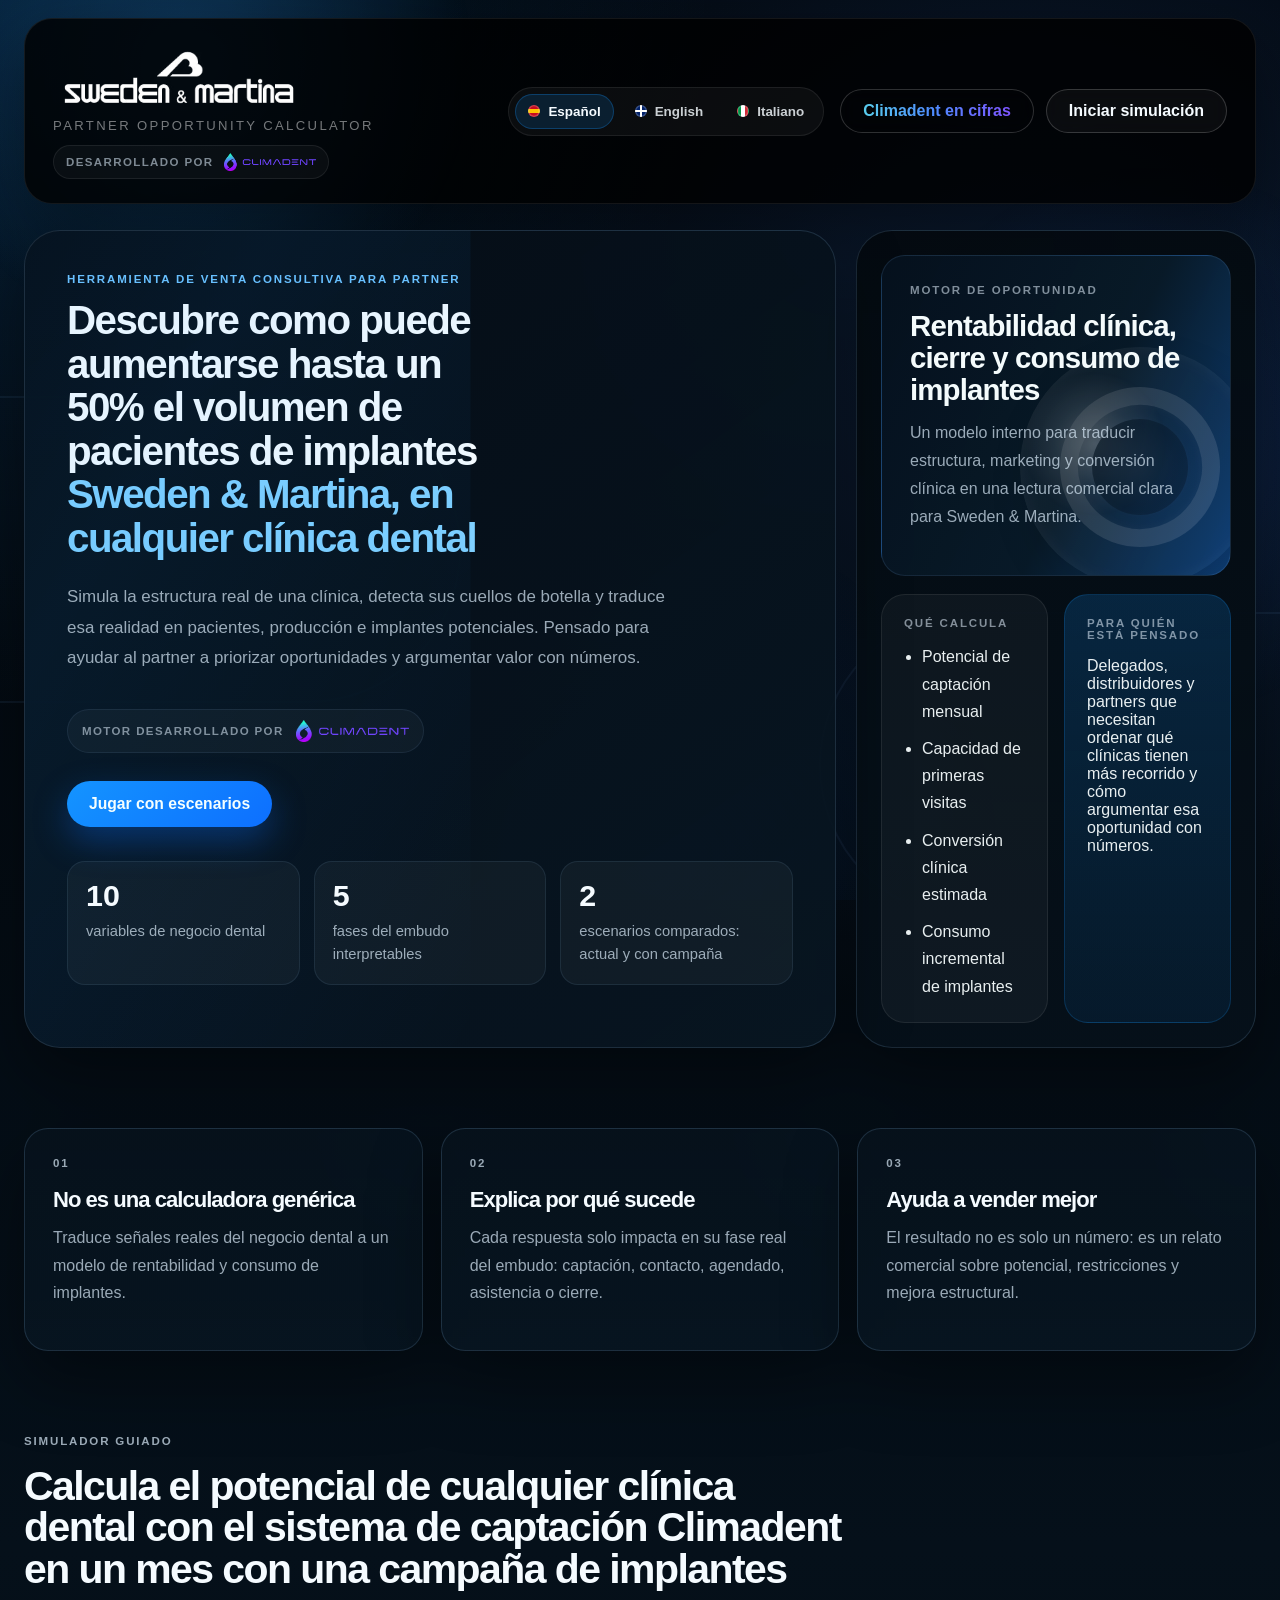
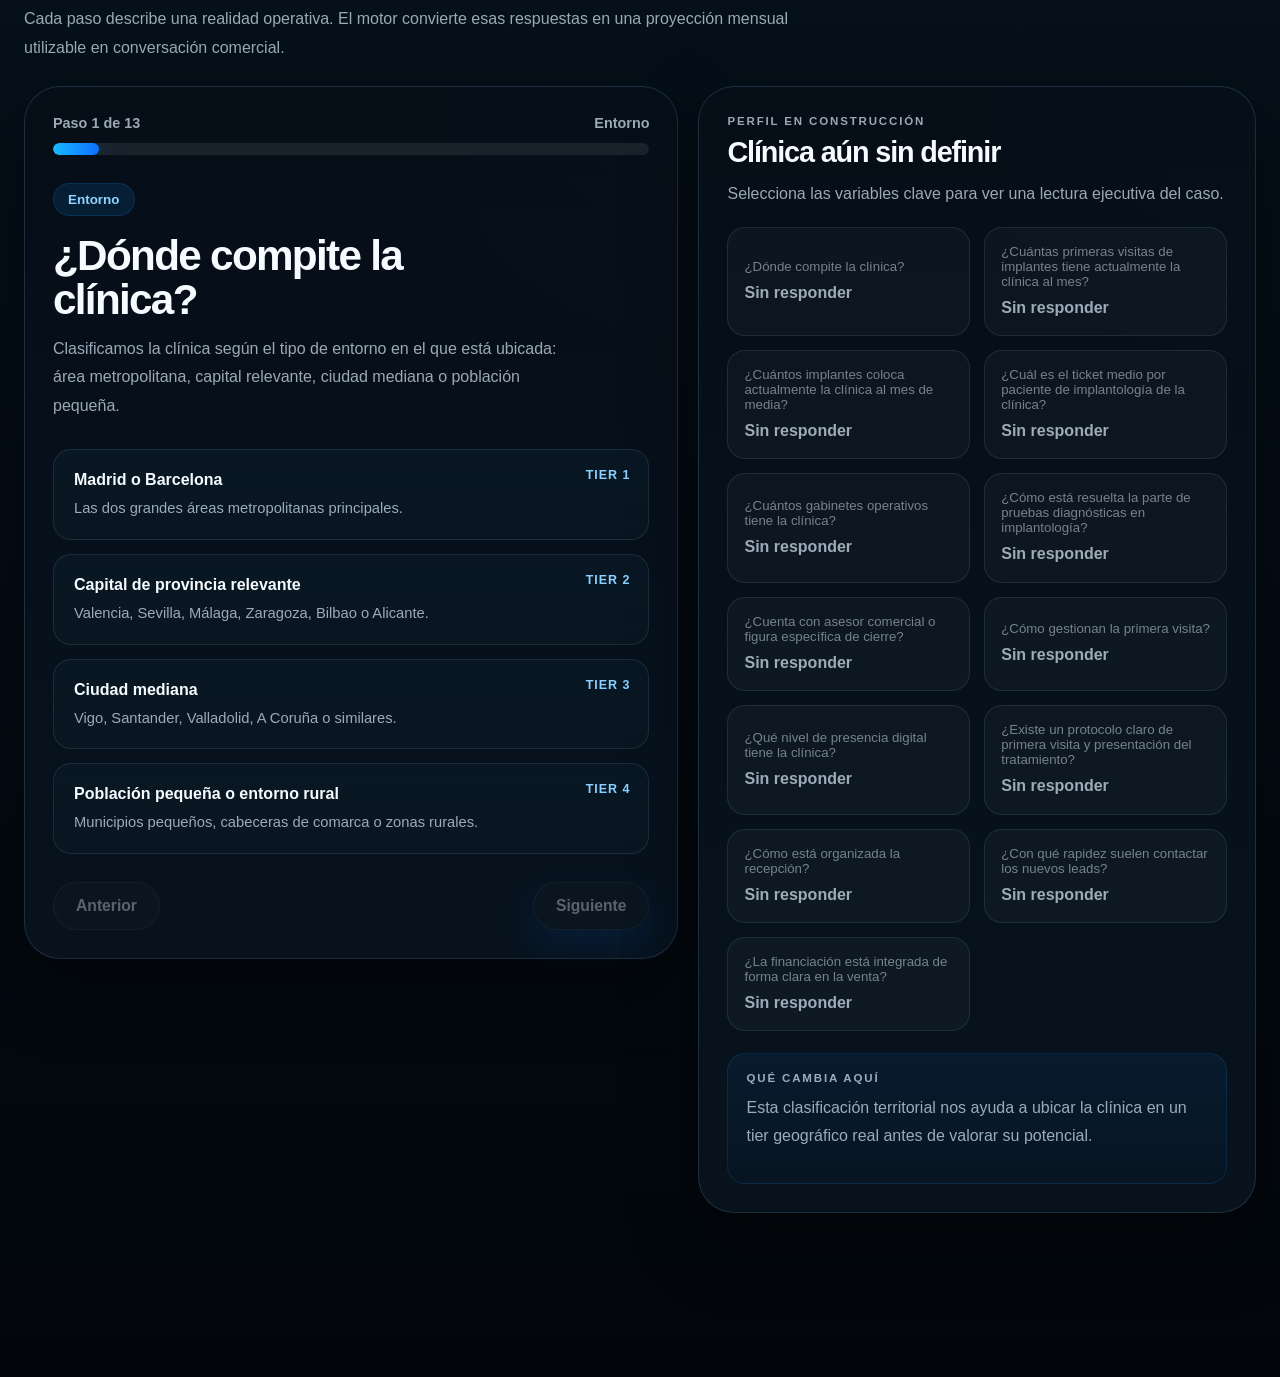
<file: index.html>
<!DOCTYPE html>
<html lang="es">
  <head>
    <meta charset="UTF-8" />
    <meta name="viewport" content="width=device-width, initial-scale=1.0" />
    <title>Sweden & Martina | Calculadora de Potencial de Clínica</title>
    <meta
      id="pageDescription"
      name="description"
      content="Landing interactiva para estimar el potencial de rentabilidad, captación y consumo de implantes de clínicas dentales para partners de Sweden & Martina."
    />
    <link rel="stylesheet" href="./styles.css" />
  </head>
  <body>
    <div class="page-aura" aria-hidden="true">
      <div class="aura aura-one"></div>
      <div class="aura aura-two"></div>
      <div class="aura aura-three"></div>
      <div class="orbit orbit-left"></div>
      <div class="orbit orbit-right"></div>
    </div>
    <div class="page-shell">
      <header class="site-header">
        <div class="brand-lockup" aria-label="Sweden & Martina">
          <div>
            <img class="brand-logo" src="./Logo SyM.svg" alt="Sweden & Martina" />
            <p class="brand-subtitle" id="brandSubtitle">Partner Opportunity Calculator</p>
            <div class="brand-collab" aria-label="Colaboración con Climadent">
              <span id="brandCollabLabel">Desarrollado por</span>
              <img
                class="brand-collab-logo"
                src="./LOGO_color_horiz_transparent (1).png"
                alt="Climadent"
              />
            </div>
          </div>
        </div>

        <div class="header-actions">
          <div class="language-switcher" aria-label="Selector de idioma">
            <button class="language-button is-active" type="button" data-lang="es">
              <span class="flag-dot flag-es" aria-hidden="true"></span>
              <span>Español</span>
            </button>
            <button class="language-button" type="button" data-lang="en">
              <span class="flag-dot flag-en" aria-hidden="true"></span>
              <span>English</span>
            </button>
            <button class="language-button" type="button" data-lang="it">
              <span class="flag-dot flag-it" aria-hidden="true"></span>
              <span>Italiano</span>
            </button>
          </div>

          <nav class="top-nav" aria-label="Principal">
            <a class="ghost-link ghost-link-climadent" href="./climadent-2025.html">Climadent en cifras</a>
            <a class="ghost-link" href="#simulador" id="navStartSimulation">Iniciar simulación</a>
          </nav>
        </div>
      </header>

      <main>
        <section class="hero">
          <div class="hero-copy">
            <p class="eyebrow" id="heroEyebrow">Herramienta de venta consultiva para partner</p>
            <h1 id="heroTitle">
              Descubre como puede aumentarse hasta un 50% el volumen de pacientes de implantes
              <span>Sweden & Martina, en cualquier clínica dental</span>
            </h1>
            <p class="hero-text" id="heroText">
              Simula la estructura real de una clínica, detecta sus cuellos de botella y traduce esa
              realidad en pacientes, producción e implantes potenciales. Pensado para ayudar al
              partner a priorizar oportunidades y argumentar valor con números.
            </p>
            <div class="hero-signature" aria-label="Motor desarrollado por Climadent">
              <span class="hero-signature-label" id="heroSignatureLabel">Motor desarrollado por</span>
              <img
                class="hero-signature-logo"
                src="./LOGO_color_horiz_transparent (1).png"
                alt="Climadent"
              />
            </div>
            <div class="hero-actions">
              <a class="primary-button" href="#simulador">
                <span class="cta-desktop" id="heroPrimaryCtaDesktop">Jugar con escenarios</span>
                <span class="cta-mobile" id="heroPrimaryCtaMobile"
                  >Calcular potencial de cualquier clínica dental con Climadent</span
                >
              </a>
            </div>
            <div class="hero-metrics">
              <article>
                <strong>10</strong>
                <span id="heroMetricOne">variables de negocio dental</span>
              </article>
              <article>
                <strong>5</strong>
                <span id="heroMetricTwo">fases del embudo interpretables</span>
              </article>
              <article>
                <strong>2</strong>
                <span id="heroMetricThree">escenarios comparados: actual y optimizado</span>
              </article>
            </div>
          </div>

          <aside class="hero-panel">
            <div class="hero-panel-card hero-product-card">
              <div class="product-metal"></div>
              <div class="product-copy">
                <p class="mini-label" id="productMiniLabel">Opportunity Engine</p>
                <h2 id="productTitle">Rentabilidad clínica, cierre y consumo de implantes</h2>
                <p id="productBody">
                  Un modelo interno para traducir estructura, marketing y conversión clínica en una
                  lectura comercial clara para Sweden & Martina.
                </p>
              </div>
            </div>
            <div class="hero-panel-grid">
              <div class="hero-panel-card glass-card">
                <p class="mini-label" id="heroPanelCalcLabel">Qué calcula</p>
                <ul class="panel-list">
                  <li id="heroPanelCalcItemOne">Potencial de captación mensual</li>
                  <li id="heroPanelCalcItemTwo">Capacidad de primeras visitas</li>
                  <li id="heroPanelCalcItemThree">Conversión clínica estimada</li>
                  <li id="heroPanelCalcItemFour">Consumo incremental de implantes</li>
                </ul>
              </div>
              <div class="hero-panel-card accent-card">
                <p class="mini-label" id="heroAudienceLabel">Para quién está pensado</p>
                <p id="heroAudienceBody">
                  Delegados, distribuidores y partners que necesitan ordenar qué clínicas tienen más
                  recorrido y cómo argumentar esa oportunidad con números.
                </p>
              </div>
            </div>
          </aside>
        </section>

        <section class="pillars" id="metodo">
          <article class="pillar-card">
            <p class="mini-label">01</p>
            <h2 id="pillarOneTitle">No es una calculadora genérica</h2>
            <p id="pillarOneBody">
              Traduce señales reales del negocio dental a un modelo de rentabilidad y consumo de
              implantes.
            </p>
          </article>
          <article class="pillar-card">
            <p class="mini-label">02</p>
            <h2 id="pillarTwoTitle">Explica por qué sucede</h2>
            <p id="pillarTwoBody">
              Cada respuesta solo impacta en su fase real del embudo: captación, contacto,
              agendado, asistencia o cierre.
            </p>
          </article>
          <article class="pillar-card">
            <p class="mini-label">03</p>
            <h2 id="pillarThreeTitle">Ayuda a vender mejor</h2>
            <p id="pillarThreeBody">
              El resultado no es solo un número: es un relato comercial sobre potencial,
              restricciones y mejora estructural.
            </p>
          </article>
        </section>

        <section class="simulator-section" id="simulador">
          <div class="section-heading">
            <p class="eyebrow" id="simulatorEyebrow">Simulador guiado</p>
            <h2 id="simulatorTitle">
              Calcula el potencial de cualquier clínica dental con el sistema de captación Climadent
              en un mes con una campaña de implantes
            </h2>
            <p id="simulatorBody">
              Cada paso describe una realidad operativa. El motor convierte esas respuestas en una
              proyección mensual utilizable en conversación comercial.
            </p>
          </div>

          <div class="simulator-layout">
            <div class="simulator-card">
              <div class="progress-shell">
                <div class="progress-copy">
                  <span id="stepLabel">Paso 1 de 10</span>
                  <span id="stepCategory">Entorno</span>
                </div>
                <div class="progress-track" aria-hidden="true">
                  <div class="progress-bar" id="progressBar"></div>
                </div>
              </div>

              <div class="question-stage">
                <div id="questionContainer"></div>
              </div>

              <div class="simulator-actions">
                <button class="nav-button" id="prevButton" type="button">Anterior</button>
                <button class="primary-button nav-button" id="nextButton" type="button">
                  Siguiente
                </button>
              </div>
            </div>

            <aside class="profile-card">
              <div class="profile-top">
                <p class="mini-label" id="profileEyebrow">Perfil en construcción</p>
                <h3 id="profileHeadline">Clínica aún sin definir</h3>
                <p id="profileSummary">
                  Selecciona las variables clave para ver una lectura ejecutiva del caso.
                </p>
              </div>

              <div class="summary-grid" id="currentSummary">
                <article>
                  <span>Entorno</span>
                  <strong>—</strong>
                </article>
                <article>
                  <span>Estructura</span>
                  <strong>—</strong>
                </article>
                <article>
                  <span>Conversión</span>
                  <strong>—</strong>
                </article>
                <article>
                  <span>Madurez digital</span>
                  <strong>—</strong>
                </article>
              </div>

              <div class="impact-note" id="impactNote">
                <p class="mini-label">Qué cambia aquí</p>
                <p>
                  La ubicación de la clínica condiciona el coste de captar atención y la presión
                  competitiva del mercado.
                </p>
              </div>
            </aside>
          </div>
        </section>

        <section class="results-section hidden" id="results">
          <div class="section-heading">
            <p class="eyebrow" id="resultsEyebrow">Resultado estratégico</p>
            <h2 id="resultsTitle">Lectura mensual del potencial de la clínica</h2>
            <p id="resultsBody">
              Un escenario mensual estimado frente a un escenario optimizado si la clínica
              profesionaliza captación y conversión con apoyo estructurado.
            </p>
          </div>

          <div class="results-hero">
            <div class="kpi-stack" id="kpiCards"></div>
            <div class="insight-card">
              <p class="mini-label" id="insightEyebrow">Lectura comercial</p>
              <h3 id="primaryInsightTitle"></h3>
              <p id="primaryInsightBody"></p>
              <div class="insight-list" id="insightList"></div>
            </div>
          </div>

          <div class="results-grid">
            <article class="result-panel">
              <div class="panel-header">
                <div>
                  <p class="mini-label" id="funnelEyebrow">Embudo estimado</p>
                  <h3 id="funnelTitle">Conversión por fases</h3>
                </div>
                <span class="panel-chip" id="funnelChip">Mensual</span>
              </div>
              <div class="funnel-chart" id="funnelChart"></div>
            </article>

            <article class="result-panel">
              <div class="panel-header">
                <div>
                  <p class="mini-label" id="comparisonEyebrow">Comparativa</p>
                  <h3 id="comparisonTitle">Actual vs optimizado</h3>
                </div>
                <span class="panel-chip" id="comparisonChip">Potencial incremental</span>
              </div>
              <div class="comparison-chart" id="comparisonChart"></div>
            </article>
          </div>

          <article class="result-panel impact-panel">
            <div class="panel-header">
              <div>
                <p class="mini-label" id="impactEyebrow">Mapa de impacto</p>
                <h3 id="impactTitle">Qué está moviendo este resultado</h3>
              </div>
              <span class="panel-chip" id="impactChip">Por fases</span>
            </div>
            <div class="impact-matrix" id="impactMatrix"></div>
          </article>

          <article class="result-panel table-panel">
            <div class="panel-header">
              <div>
                <p class="mini-label" id="tableEyebrow">Detalle de KPIs</p>
                <h3 id="tableTitle">Tabla ejecutiva</h3>
              </div>
              <button class="ghost-button" id="resetButton" type="button">
                Reiniciar simulación
              </button>
            </div>
            <div class="table-wrap">
              <table>
                <thead>
                  <tr>
                    <th>KPI</th>
                    <th>Resultados esperables</th>
                    <th>Lectura</th>
                  </tr>
                </thead>
                <tbody id="resultsTable"></tbody>
              </table>
            </div>
          </article>

          <article class="result-panel closing-panel">
            <div class="closing-copy">
              <p class="mini-label" id="closingEyebrow">Próximo paso</p>
              <h3 id="closingTitle">
                Usa este escenario como argumento de conversación, no como dato aislado
              </h3>
              <p id="closingBody">
                El valor de la herramienta está en detectar qué clínicas tienen más recorrido y qué
                palancas justifican una intervención estructurada para hacer crecer su consumo de
                implantes.
              </p>
            </div>
            <div class="closing-actions">
              <a class="primary-button" id="restartScenarioLink" href="#simulador"
                >Explorar otro escenario</a
              >
            </div>
          </article>
        </section>
      </main>
    </div>

    <script src="./app.js"></script>
  </body>
</html>
</file>
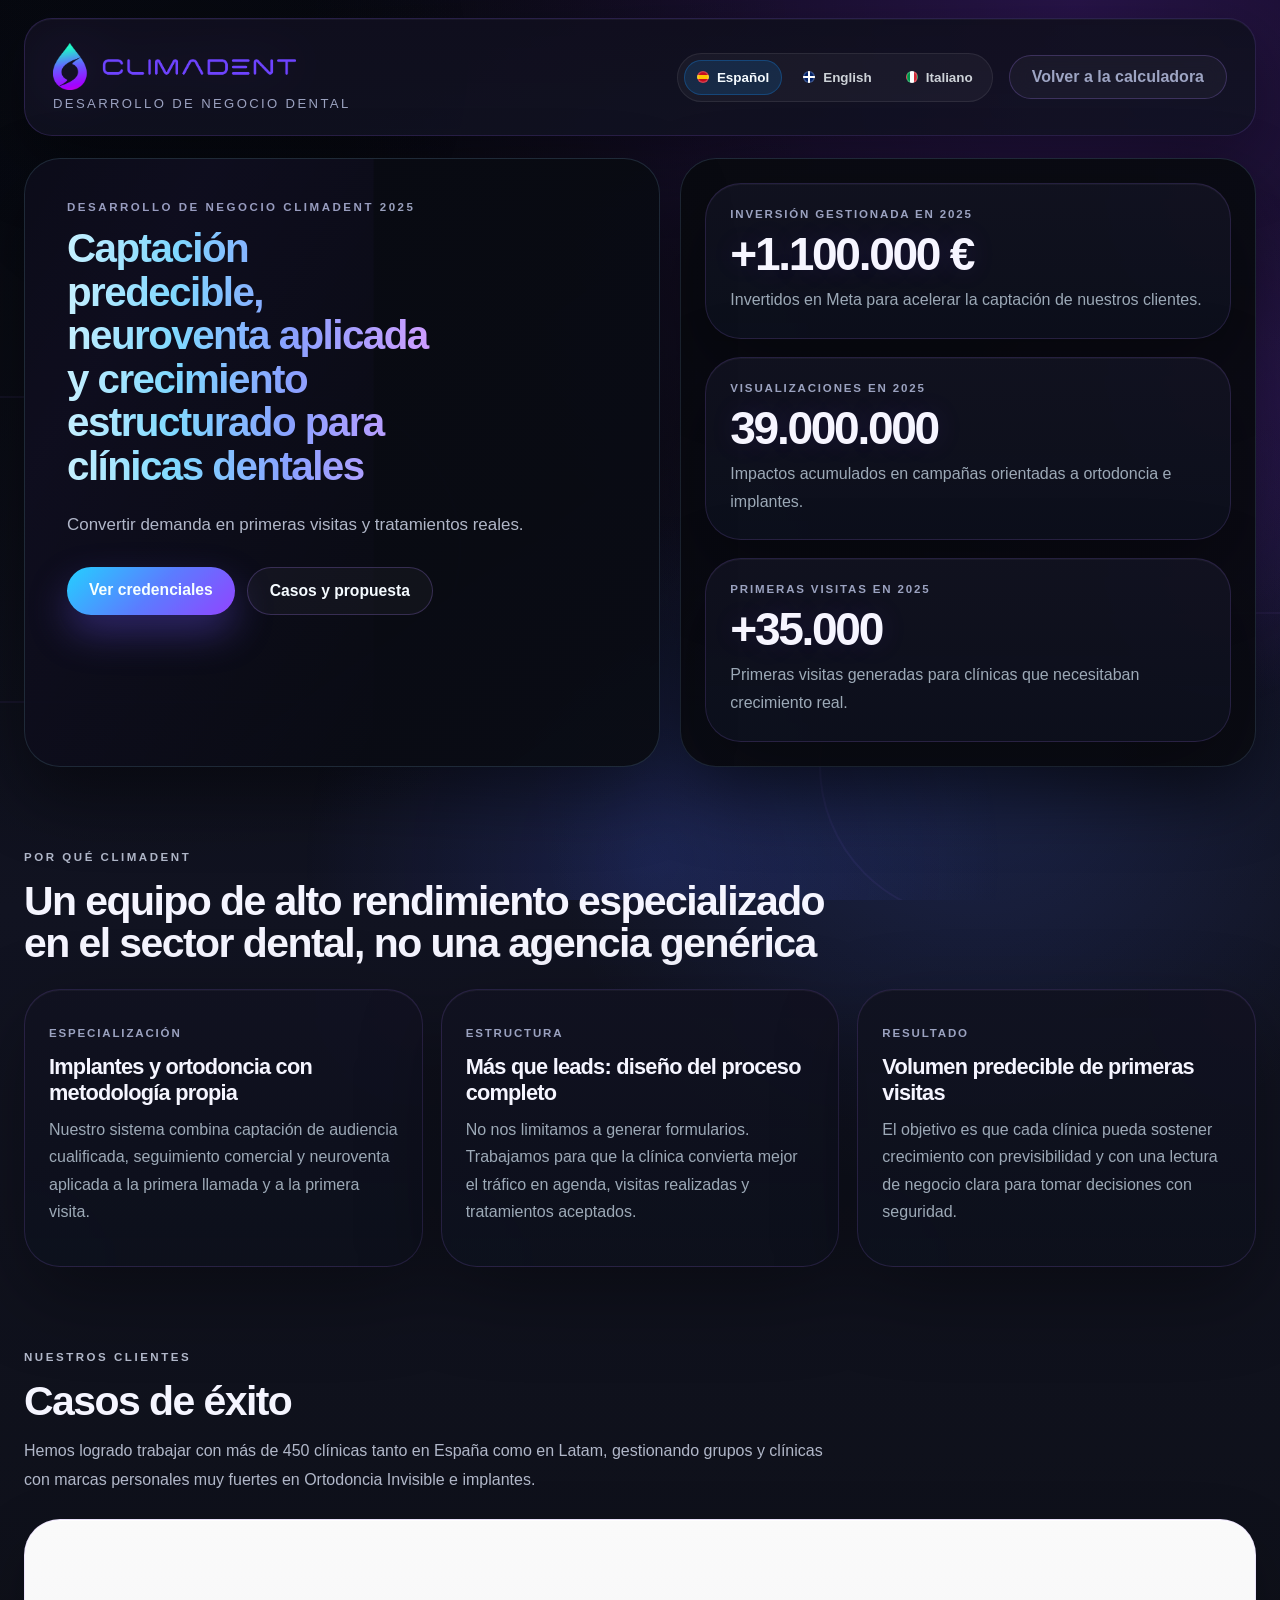
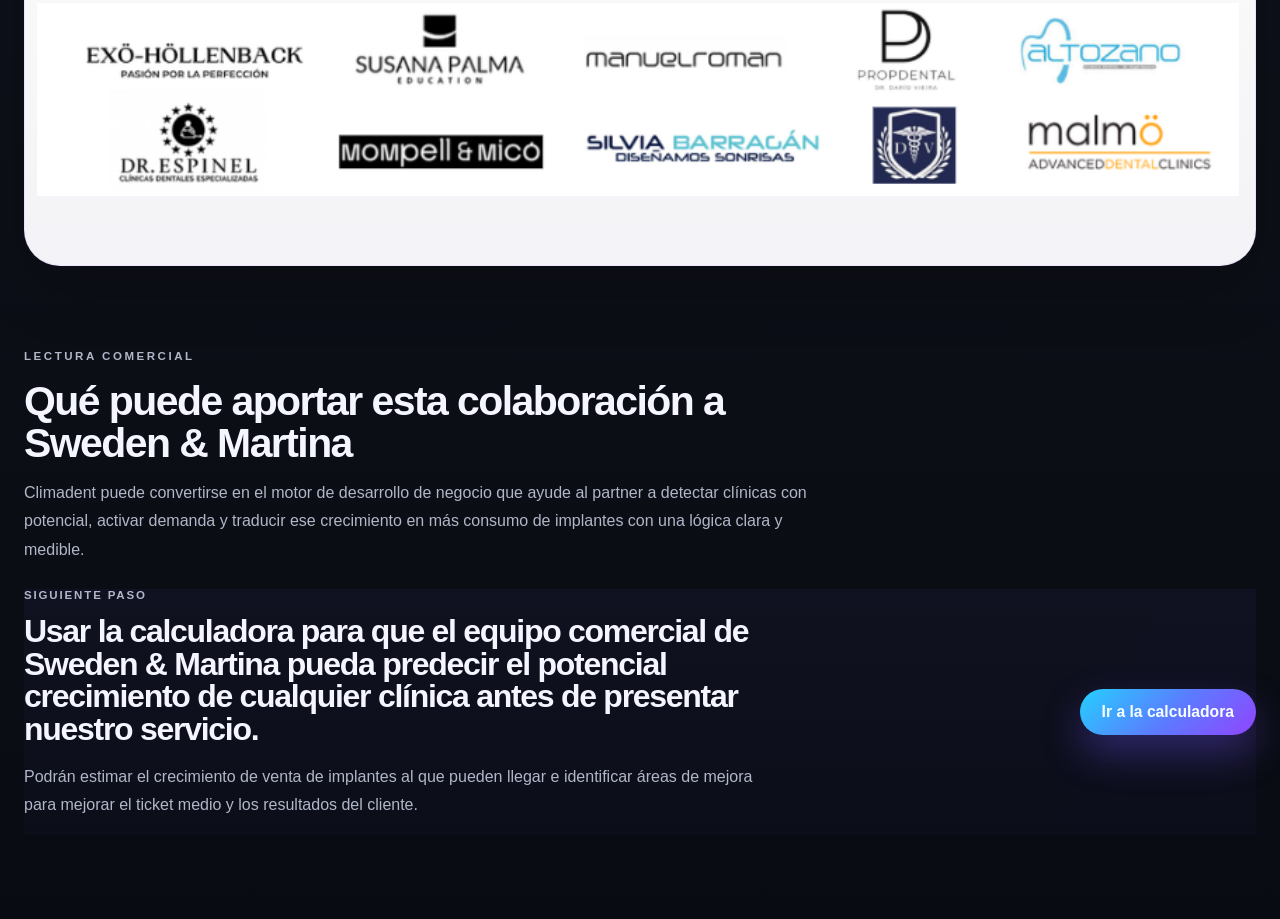
<file: climadent-2025.html>
<!DOCTYPE html>
<html lang="es">
  <head>
    <meta charset="UTF-8" />
    <meta name="viewport" content="width=device-width, initial-scale=1.0" />
    <title>Climadent | Desarrollo de negocio 2025</title>
    <meta
      id="meta-description"
      name="description"
      content="Presentación de Climadent: desarrollo de negocio, captación predecible y crecimiento estructurado para clínicas dentales."
    />
    <link rel="stylesheet" href="./styles.css" />
  </head>
  <body class="business-page">
    <div class="page-aura" aria-hidden="true">
      <div class="aura aura-one"></div>
      <div class="aura aura-two"></div>
      <div class="aura aura-three"></div>
      <div class="orbit orbit-left"></div>
      <div class="orbit orbit-right"></div>
    </div>

    <div class="page-shell">
      <header class="site-header business-header">
        <div class="brand-lockup" aria-label="Climadent">
          <div>
            <img
              class="brand-logo business-logo"
              src="./LOGO_color_horiz_transparent (1).png"
              alt="Climadent"
            />
            <p class="brand-subtitle" data-i18n="brandSubtitle">Desarrollo de negocio dental</p>
          </div>
        </div>

        <div class="header-actions">
          <div class="language-switcher" aria-label="Idioma">
            <button class="language-button is-active" type="button" data-lang="es">
              <span class="flag-dot flag-es" aria-hidden="true"></span>
              <span>Español</span>
            </button>
            <button class="language-button" type="button" data-lang="en">
              <span class="flag-dot flag-en" aria-hidden="true"></span>
              <span>English</span>
            </button>
            <button class="language-button" type="button" data-lang="it">
              <span class="flag-dot flag-it" aria-hidden="true"></span>
              <span>Italiano</span>
            </button>
          </div>

          <nav class="top-nav" aria-label="Principal">
            <a class="ghost-link" href="./index.html" data-i18n="backToCalculator">Volver a la calculadora</a>
          </nav>
        </div>
      </header>

      <main>
        <section class="hero business-hero">
          <div class="hero-copy business-copy">
            <p class="eyebrow" data-i18n="heroEyebrow">Desarrollo de negocio Climadent 2025</p>
            <h1 data-i18n="heroTitle">
              Captación predecible, neuroventa aplicada y crecimiento estructurado para clínicas dentales
            </h1>
            <p class="hero-text" data-i18n="heroText">
              Convertir demanda en primeras visitas y tratamientos reales.
            </p>
            <div class="hero-actions business-actions">
              <a class="primary-button" href="#credenciales" data-i18n="seeCredentials">Ver credenciales</a>
              <a class="secondary-button" href="#propuesta" data-i18n="casesAndProposal">Casos y propuesta</a>
            </div>
          </div>

          <aside class="hero-panel business-panel">
            <div class="business-stat-grid">
              <article class="business-stat-card">
                <p class="mini-label" data-i18n="statInvestmentLabel">Inversión gestionada en 2025</p>
                <strong>+1.100.000 €</strong>
                <span data-i18n="statInvestmentText">
                  Invertidos en Meta para acelerar la captación de nuestros clientes.
                </span>
              </article>
              <article class="business-stat-card">
                <p class="mini-label" data-i18n="statViewsLabel">Visualizaciones en 2025</p>
                <strong>39.000.000</strong>
                <span data-i18n="statViewsText">
                  Impactos acumulados en campañas orientadas a ortodoncia e implantes.
                </span>
              </article>
              <article class="business-stat-card">
                <p class="mini-label" data-i18n="statVisitsLabel">Primeras visitas en 2025</p>
                <strong>+35.000</strong>
                <span data-i18n="statVisitsText">
                  Primeras visitas generadas para clínicas que necesitaban crecimiento real.
                </span>
              </article>
            </div>
          </aside>
        </section>

        <section class="business-section" id="credenciales">
          <div class="section-heading">
            <p class="eyebrow" data-i18n="whyClimadentEyebrow">Por qué Climadent</p>
            <h2 data-i18n="whyClimadentTitle">
              Un equipo de alto rendimiento especializado en el sector dental, no una agencia genérica
            </h2>
            <p data-i18n="whyClimadentText"></p>
          </div>

          <div class="business-card-grid">
            <article class="business-info-card">
              <p class="mini-label" data-i18n="specializationLabel">Especialización</p>
              <h3 data-i18n="specializationTitle">Implantes y ortodoncia con metodología propia</h3>
              <p data-i18n="specializationText">
                Nuestro sistema combina captación de audiencia cualificada, seguimiento comercial y
                neuroventa aplicada a la primera llamada y a la primera visita.
              </p>
            </article>
            <article class="business-info-card">
              <p class="mini-label" data-i18n="structureLabel">Estructura</p>
              <h3 data-i18n="structureTitle">Más que leads: diseño del proceso completo</h3>
              <p data-i18n="structureText">
                No nos limitamos a generar formularios. Trabajamos para que la clínica convierta
                mejor el tráfico en agenda, visitas realizadas y tratamientos aceptados.
              </p>
            </article>
            <article class="business-info-card">
              <p class="mini-label" data-i18n="resultLabel">Resultado</p>
              <h3 data-i18n="resultTitle">Volumen predecible de primeras visitas</h3>
              <p data-i18n="resultText">
                El objetivo es que cada clínica pueda sostener crecimiento con previsibilidad y con
                una lectura de negocio clara para tomar decisiones con seguridad.
              </p>
            </article>
          </div>
        </section>

        <section class="business-section" id="propuesta">
          <div class="section-heading">
            <p class="eyebrow" data-i18n="proposalEyebrow">Nuestros clientes</p>
            <h2 data-i18n="proposalTitle">Casos de éxito</h2>
            <p data-i18n="proposalText">
              Hemos logrado trabajar con más de 450 clínicas tanto en España como en Latam,
              gestionando grupos y clínicas con marcas personales muy fuertes en Ortodoncia Invisible
              e implantes.
            </p>
          </div>

          <article class="business-proof-board">
            <img
              src="./Diseño sin título.svg"
              alt="Logos de clínicas y prueba social de Climadent"
              data-i18n-alt="proposalAlt"
            />
          </article>
        </section>

        <section class="business-section">
          <div class="section-heading">
            <p class="eyebrow" data-i18n="commercialEyebrow">Lectura comercial</p>
            <h2 data-i18n="commercialTitle">
              Qué puede aportar esta colaboración a Sweden &amp; Martina
            </h2>
            <p data-i18n="commercialText">
              Climadent puede convertirse en el motor de desarrollo de negocio que ayude al partner
              a detectar clínicas con potencial, activar demanda y traducir ese crecimiento en más
              consumo de implantes con una lógica clara y medible.
            </p>
          </div>

          <article class="closing-panel business-closing">
            <div class="closing-copy">
              <p class="mini-label" data-i18n="nextStepLabel">Siguiente paso</p>
              <h3 data-i18n="nextStepTitle">
                Usar la calculadora para que el equipo comercial de Sweden &amp; Martina pueda predecir
                el potencial crecimiento de cualquier clínica antes de presentar nuestro servicio.
              </h3>
              <p data-i18n="nextStepText">
                Podrán estimar el crecimiento de venta de implantes al que pueden llegar e identificar
                áreas de mejora para mejorar el ticket medio y los resultados del cliente.
              </p>
            </div>
            <div class="closing-actions">
              <a class="primary-button" href="./index.html#simulador" data-i18n="goToCalculator">Ir a la calculadora</a>
            </div>
          </article>
        </section>
      </main>
    </div>

    <script>
      (() => {
        const translations = {
          es: {
            pageTitle: "Climadent | Desarrollo de negocio 2025",
            metaDescription:
              "Presentación de Climadent: desarrollo de negocio, captación predecible y crecimiento estructurado para clínicas dentales.",
            brandSubtitle: "Desarrollo de negocio dental",
            backToCalculator: "Volver a la calculadora",
            heroEyebrow: "Desarrollo de negocio Climadent 2025",
            heroTitle:
              "Captación predecible, neuroventa aplicada y crecimiento estructurado para clínicas dentales",
            heroText: "Convertir demanda en primeras visitas y tratamientos reales.",
            seeCredentials: "Ver credenciales",
            casesAndProposal: "Casos y propuesta",
            statInvestmentLabel: "Inversión gestionada en 2025",
            statInvestmentText: "Invertidos en Meta para acelerar la captación de nuestros clientes.",
            statViewsLabel: "Visualizaciones en 2025",
            statViewsText: "Impactos acumulados en campañas orientadas a ortodoncia e implantes.",
            statVisitsLabel: "Primeras visitas en 2025",
            statVisitsText: "Primeras visitas generadas para clínicas que necesitaban crecimiento real.",
            whyClimadentEyebrow: "Por qué Climadent",
            whyClimadentTitle:
              "Un equipo de alto rendimiento especializado en el sector dental, no una agencia genérica",
            whyClimadentText: "",
            specializationLabel: "Especialización",
            specializationTitle: "Implantes y ortodoncia con metodología propia",
            specializationText:
              "Nuestro sistema combina captación de audiencia cualificada, seguimiento comercial y neuroventa aplicada a la primera llamada y a la primera visita.",
            structureLabel: "Estructura",
            structureTitle: "Más que leads: diseño del proceso completo",
            structureText:
              "No nos limitamos a generar formularios. Trabajamos para que la clínica convierta mejor el tráfico en agenda, visitas realizadas y tratamientos aceptados.",
            resultLabel: "Resultado",
            resultTitle: "Volumen predecible de primeras visitas",
            resultText:
              "El objetivo es que cada clínica pueda sostener crecimiento con previsibilidad y con una lectura de negocio clara para tomar decisiones con seguridad.",
            proposalEyebrow: "Nuestros clientes",
            proposalTitle: "Casos de éxito",
            proposalText:
              "Hemos logrado trabajar con más de 450 clínicas tanto en España como en Latam, gestionando grupos y clínicas con marcas personales muy fuertes en Ortodoncia Invisible e implantes.",
            proposalAlt: "Logos de clínicas y prueba social de Climadent",
            commercialEyebrow: "Lectura comercial",
            commercialTitle: "Qué puede aportar esta colaboración a Sweden & Martina",
            commercialText:
              "Climadent puede convertirse en el motor de desarrollo de negocio que ayude al partner a detectar clínicas con potencial, activar demanda y traducir ese crecimiento en más consumo de implantes con una lógica clara y medible.",
            nextStepLabel: "Siguiente paso",
            nextStepTitle:
              "Usar la calculadora para que el equipo comercial de Sweden & Martina pueda predecir el potencial crecimiento de cualquier clínica antes de presentar nuestro servicio.",
            nextStepText:
              "Podrán estimar el crecimiento de venta de implantes al que pueden llegar e identificar áreas de mejora para mejorar el ticket medio y los resultados del cliente.",
            goToCalculator: "Ir a la calculadora"
          },
          en: {
            pageTitle: "Climadent | Business Development 2025",
            metaDescription:
              "Climadent presentation: business development, predictable patient acquisition and structured growth for dental clinics.",
            brandSubtitle: "Dental business development",
            backToCalculator: "Back to calculator",
            heroEyebrow: "Climadent business development 2025",
            heroTitle:
              "Predictable acquisition, applied neuro-sales and structured growth for dental clinics",
            heroText: "Turning demand into first visits and real treatments.",
            seeCredentials: "See credentials",
            casesAndProposal: "Cases and proposal",
            statInvestmentLabel: "Managed investment in 2025",
            statInvestmentText: "Invested in Meta to accelerate patient acquisition for our clients.",
            statViewsLabel: "Views in 2025",
            statViewsText: "Accumulated impressions in campaigns focused on orthodontics and implants.",
            statVisitsLabel: "First visits in 2025",
            statVisitsText: "First visits generated for clinics that needed real growth.",
            whyClimadentEyebrow: "Why Climadent",
            whyClimadentTitle:
              "A high-performance team specialized in the dental sector, not a generic agency",
            whyClimadentText: "",
            specializationLabel: "Specialization",
            specializationTitle: "Implants and orthodontics with our own methodology",
            specializationText:
              "Our system combines qualified audience acquisition, commercial follow-up and neuro-sales applied to the first call and the first visit.",
            structureLabel: "Structure",
            structureTitle: "More than leads: full process design",
            structureText:
              "We do not just generate forms. We work so the clinic converts traffic better into bookings, attended visits and accepted treatments.",
            resultLabel: "Outcome",
            resultTitle: "Predictable volume of first visits",
            resultText:
              "The goal is for each clinic to sustain growth with predictability and a clear business reading to make decisions with confidence.",
            proposalEyebrow: "Our clients",
            proposalTitle: "Success stories",
            proposalText:
              "We have managed to work with more than 450 clinics across Spain and Latam, managing groups and clinics with very strong personal brands in invisible orthodontics and implants.",
            proposalAlt: "Clinic logos and Climadent social proof",
            commercialEyebrow: "Commercial reading",
            commercialTitle: "What this collaboration can bring to Sweden & Martina",
            commercialText:
              "Climadent can become the business-development engine that helps the partner detect clinics with potential, activate demand and translate that growth into greater implant consumption with a clear, measurable logic.",
            nextStepLabel: "Next step",
            nextStepTitle:
              "Use the calculator so the Sweden & Martina sales team can predict the potential growth of any clinic before presenting our service.",
            nextStepText:
              "They will be able to estimate the implant sales growth each clinic can achieve and identify improvement areas to increase average ticket and client results.",
            goToCalculator: "Go to calculator"
          },
          it: {
            pageTitle: "Climadent | Sviluppo business 2025",
            metaDescription:
              "Presentazione di Climadent: sviluppo business, acquisizione prevedibile e crescita strutturata per cliniche dentali.",
            brandSubtitle: "Sviluppo business dentale",
            backToCalculator: "Torna al calcolatore",
            heroEyebrow: "Sviluppo business Climadent 2025",
            heroTitle:
              "Acquisizione prevedibile, neurovendita applicata e crescita strutturata per cliniche dentali",
            heroText: "Trasformare la domanda in prime visite e trattamenti reali.",
            seeCredentials: "Vedi credenziali",
            casesAndProposal: "Casi e proposta",
            statInvestmentLabel: "Investimento gestito nel 2025",
            statInvestmentText: "Investiti su Meta per accelerare l'acquisizione dei nostri clienti.",
            statViewsLabel: "Visualizzazioni nel 2025",
            statViewsText: "Impression cumulative in campagne orientate a ortodonzia e impianti.",
            statVisitsLabel: "Prime visite nel 2025",
            statVisitsText: "Prime visite generate per cliniche che avevano bisogno di crescita reale.",
            whyClimadentEyebrow: "Perché Climadent",
            whyClimadentTitle:
              "Un team ad alte prestazioni specializzato nel settore dentale, non un'agenzia generica",
            whyClimadentText: "",
            specializationLabel: "Specializzazione",
            specializationTitle: "Impianti e ortodonzia con metodologia proprietaria",
            specializationText:
              "Il nostro sistema combina acquisizione di audience qualificata, follow-up commerciale e neurovendita applicata alla prima chiamata e alla prima visita.",
            structureLabel: "Struttura",
            structureTitle: "Più dei lead: progettazione dell'intero processo",
            structureText:
              "Non ci limitiamo a generare moduli. Lavoriamo perché la clinica converta meglio il traffico in appuntamenti, visite effettuate e trattamenti accettati.",
            resultLabel: "Risultato",
            resultTitle: "Volume prevedibile di prime visite",
            resultText:
              "L'obiettivo è che ogni clinica possa sostenere la crescita con prevedibilità e una lettura chiara del business per prendere decisioni con sicurezza.",
            proposalEyebrow: "I nostri clienti",
            proposalTitle: "Casi di successo",
            proposalText:
              "Abbiamo lavorato con più di 450 cliniche tra Spagna e Latam, gestendo gruppi e cliniche con brand personali molto forti nell'ortodonzia invisibile e negli impianti.",
            proposalAlt: "Loghi delle cliniche e prova sociale di Climadent",
            commercialEyebrow: "Lettura commerciale",
            commercialTitle: "Cosa può apportare questa collaborazione a Sweden & Martina",
            commercialText:
              "Climadent può diventare il motore di sviluppo business che aiuta il partner a individuare cliniche con potenziale, attivare domanda e tradurre quella crescita in maggiore consumo di impianti con una logica chiara e misurabile.",
            nextStepLabel: "Prossimo passo",
            nextStepTitle:
              "Usare il calcolatore affinché il team commerciale di Sweden & Martina possa prevedere il potenziale di crescita di qualsiasi clinica prima di presentare il nostro servizio.",
            nextStepText:
              "Potranno stimare la crescita nella vendita di impianti che ogni clinica può raggiungere e identificare aree di miglioramento per aumentare il ticket medio e i risultati del cliente.",
            goToCalculator: "Vai al calcolatore"
          }
        };

        const buttons = Array.from(document.querySelectorAll(".language-button"));
        const textNodes = document.querySelectorAll("[data-i18n]");
        const altNodes = document.querySelectorAll("[data-i18n-alt]");
        const metaDescription = document.getElementById("meta-description");

        function setLanguage(lang) {
          const copy = translations[lang] || translations.es;

          document.documentElement.lang = lang;
          document.title = copy.pageTitle;
          metaDescription.setAttribute("content", copy.metaDescription);

          textNodes.forEach((node) => {
            const key = node.dataset.i18n;
            if (Object.prototype.hasOwnProperty.call(copy, key)) {
              node.innerHTML = copy[key];
            }
          });

          altNodes.forEach((node) => {
            const key = node.dataset.i18nAlt;
            if (Object.prototype.hasOwnProperty.call(copy, key)) {
              node.setAttribute("alt", copy[key]);
            }
          });

          buttons.forEach((button) => {
            button.classList.toggle("is-active", button.dataset.lang === lang);
          });
        }

        buttons.forEach((button) => {
          button.addEventListener("click", () => setLanguage(button.dataset.lang));
        });

        setLanguage("es");
      })();
    </script>
  </body>
</html>
</file>
<file: styles.css>
:root {
  --bg: #02060b;
  --bg-soft: #07111a;
  --bg-panel: rgba(7, 17, 26, 0.88);
  --bg-panel-strong: rgba(10, 24, 38, 0.96);
  --bg-card: rgba(9, 22, 34, 0.82);
  --surface: rgba(12, 27, 42, 0.84);
  --surface-soft: rgba(16, 36, 56, 0.8);
  --surface-bright: rgba(255, 255, 255, 0.06);
  --text: #f5fbff;
  --muted: rgba(212, 228, 242, 0.72);
  --muted-soft: rgba(212, 228, 242, 0.52);
  --line: rgba(120, 167, 205, 0.2);
  --line-strong: rgba(39, 154, 255, 0.42);
  --blue: #1494ff;
  --blue-strong: #0d6fff;
  --blue-soft: rgba(20, 148, 255, 0.14);
  --cyan: #18b9ff;
  --gold: #d7c16a;
  --shadow: 0 28px 70px rgba(0, 0, 0, 0.42);
  --radius-xl: 36px;
  --radius-lg: 24px;
  --radius-md: 18px;
  --radius-sm: 14px;
}

* {
  box-sizing: border-box;
}

html {
  scroll-behavior: smooth;
}

body {
  margin: 0;
  font-family: "Segoe UI Variable Text", "Segoe UI", "Aptos", sans-serif;
  color: var(--text);
  overflow-x: hidden;
  background:
    radial-gradient(circle at top left, rgba(26, 150, 255, 0.18), transparent 22%),
    radial-gradient(circle at 80% 12%, rgba(53, 119, 221, 0.2), transparent 24%),
    linear-gradient(180deg, #02060b 0%, #05101a 52%, #02060b 100%);
}

body::before {
  content: "";
  position: fixed;
  inset: 0;
  pointer-events: none;
  background:
    linear-gradient(rgba(255, 255, 255, 0.03) 1px, transparent 1px),
    linear-gradient(90deg, rgba(255, 255, 255, 0.03) 1px, transparent 1px);
  background-size: 60px 60px;
  opacity: 0.18;
  mask-image: linear-gradient(180deg, rgba(0, 0, 0, 0.55), transparent 85%);
}

.page-aura {
  position: fixed;
  inset: 0;
  pointer-events: none;
  overflow: hidden;
}

.aura,
.orbit {
  position: absolute;
  border-radius: 999px;
}

.aura-one {
  width: 46vw;
  height: 46vw;
  top: -18vw;
  left: -8vw;
  background: radial-gradient(circle, rgba(43, 160, 255, 0.22), transparent 68%);
}

.aura-two {
  width: 44vw;
  height: 44vw;
  top: 18vh;
  right: -12vw;
  background: radial-gradient(circle, rgba(29, 80, 181, 0.18), transparent 70%);
}

.aura-three {
  width: 54vw;
  height: 54vw;
  bottom: -24vw;
  left: 24vw;
  background: radial-gradient(circle, rgba(19, 111, 255, 0.1), transparent 72%);
}

.orbit {
  width: 54vw;
  height: 24vw;
  border: 2px solid rgba(111, 163, 220, 0.18);
  filter: blur(0.2px);
  opacity: 0.54;
}

.orbit-left {
  top: 44vh;
  left: -18vw;
}

.orbit-right {
  top: 68vh;
  right: -18vw;
}

.page-shell {
  width: min(1280px, calc(100% - 48px));
  margin: 0 auto;
  padding: 18px 0 84px;
  position: relative;
  z-index: 1;
}

.site-header,
.hero,
.pillars,
.simulator-section,
.results-section {
  position: relative;
  z-index: 1;
}

.site-header {
  display: flex;
  align-items: center;
  justify-content: space-between;
  gap: 20px;
  padding: 24px 28px;
  margin-bottom: 26px;
  border-radius: 28px;
  background: rgba(0, 0, 0, 0.82);
  border: 1px solid rgba(255, 255, 255, 0.08);
  box-shadow: var(--shadow);
}

.brand-lockup {
  display: flex;
  align-items: center;
  gap: 16px;
}

.brand-logo {
  width: clamp(180px, 20vw, 300px);
  height: auto;
  display: block;
}

.brand-subtitle,
.ghost-link,
.hero-text,
.section-heading p,
.pillar-card p,
.mini-label,
.impact-note p,
.insight-card p,
.question-helper,
.option-description,
.table-wrap,
th,
td,
.profile-top p:last-child,
.panel-list,
.chart-labels span,
.kpi-card span,
.product-copy p:last-child {
  color: var(--muted);
}

.brand-subtitle {
  margin: 6px 0 0;
  font-size: 0.82rem;
  letter-spacing: 0.18em;
  text-transform: uppercase;
  color: rgba(255, 255, 255, 0.46);
}

.brand-collab {
  margin-top: 12px;
  display: inline-flex;
  align-items: center;
  gap: 10px;
  padding: 7px 12px;
  border-radius: 999px;
  background: rgba(255, 255, 255, 0.03);
  border: 1px solid rgba(255, 255, 255, 0.08);
}

.brand-collab span,
.hero-signature-label {
  font-size: 0.72rem;
  letter-spacing: 0.12em;
  text-transform: uppercase;
  color: rgba(212, 228, 242, 0.58);
  font-weight: 700;
}

.brand-collab-logo {
  height: 18px;
  width: auto;
  display: block;
}

.top-nav {
  display: flex;
  align-items: center;
  gap: 12px;
}

.header-actions {
  display: flex;
  align-items: center;
  gap: 16px;
}

.language-switcher {
  display: flex;
  align-items: center;
  gap: 8px;
  padding: 6px;
  border-radius: 999px;
  background: rgba(255, 255, 255, 0.04);
  border: 1px solid rgba(255, 255, 255, 0.08);
}

.language-button {
  appearance: none;
  border: 1px solid transparent;
  background: transparent;
  color: rgba(245, 251, 255, 0.82);
  border-radius: 999px;
  padding: 9px 12px;
  display: inline-flex;
  align-items: center;
  gap: 8px;
  font-size: 0.84rem;
  font-weight: 700;
  cursor: pointer;
  transition:
    background 180ms ease,
    border-color 180ms ease,
    color 180ms ease,
    transform 180ms ease;
}

.language-button:hover {
  transform: translateY(-1px);
  border-color: rgba(255, 255, 255, 0.14);
  color: #ffffff;
}

.language-button.is-active {
  background: rgba(20, 148, 255, 0.14);
  border-color: rgba(20, 148, 255, 0.28);
  color: #f5fbff;
}

.flag-dot {
  width: 12px;
  height: 12px;
  border-radius: 999px;
  border: 1px solid rgba(255, 255, 255, 0.22);
  box-shadow: inset 0 0 0 0.3px rgba(255, 255, 255, 0.22);
  flex: 0 0 auto;
}

.flag-es {
  background: linear-gradient(180deg, #c60b1e 0 28%, #ffc400 28% 72%, #c60b1e 72% 100%);
}

.flag-en {
  background:
    linear-gradient(90deg, rgba(255, 255, 255, 0) 42%, #ffffff 42% 58%, rgba(255, 255, 255, 0) 58%),
    linear-gradient(180deg, rgba(255, 255, 255, 0) 42%, #ffffff 42% 58%, rgba(255, 255, 255, 0) 58%),
    linear-gradient(90deg, rgba(255, 255, 255, 0) 46%, #c8102e 46% 54%, rgba(255, 255, 255, 0) 54%),
    linear-gradient(180deg, rgba(255, 255, 255, 0) 46%, #c8102e 46% 54%, rgba(255, 255, 255, 0) 54%),
    #012169;
}

.flag-it {
  background: linear-gradient(90deg, #009246 0 33.33%, #ffffff 33.33% 66.66%, #ce2b37 66.66% 100%);
}

.top-nav-link {
  color: rgba(255, 255, 255, 0.84);
  text-decoration: none;
  font-weight: 600;
  font-size: 0.95rem;
  padding: 10px 14px;
  border-radius: 999px;
  transition: color 180ms ease, background 180ms ease;
}

.top-nav-link:hover {
  color: #ffffff;
  background: rgba(255, 255, 255, 0.06);
}

.ghost-link,
.ghost-button {
  border: 1px solid rgba(255, 255, 255, 0.18);
  color: var(--text);
  background: rgba(255, 255, 255, 0.04);
  text-decoration: none;
  border-radius: 999px;
  padding: 12px 22px;
  font-weight: 700;
  backdrop-filter: blur(10px);
  transition: transform 180ms ease, border-color 180ms ease, background 180ms ease, box-shadow 180ms ease;
}

.ghost-link:hover,
.ghost-button:hover,
.nav-button:hover,
.option-card:hover {
  transform: translateY(-1px);
  border-color: rgba(255, 255, 255, 0.28);
}

.ghost-link-climadent {
  color: #cfcfff;
  background: rgba(255, 255, 255, 0.035);
}

.ghost-link-climadent::first-letter {
  color: inherit;
}

.ghost-link-climadent {
  background-image: linear-gradient(90deg, #5ce1e6 0%, #4e8cff 48%, #8b44ff 100%);
  -webkit-background-clip: text;
  background-clip: text;
  color: transparent;
}

.ghost-link-climadent:hover {
  border-color: rgba(132, 84, 255, 0.34);
  box-shadow: 0 12px 30px rgba(96, 71, 255, 0.14);
}

.hero {
  display: grid;
  grid-template-columns: minmax(0, 1.34fr) minmax(280px, 0.66fr);
  gap: 20px;
  align-items: stretch;
  margin-bottom: 80px;
}

.hero-copy,
.hero-panel,
.pillar-card,
.simulator-card,
.profile-card,
.result-panel,
.insight-card,
.kpi-card {
  border: 1px solid var(--line);
  box-shadow: var(--shadow);
}

.hero-copy {
  padding: 42px;
  border-radius: var(--radius-xl);
  background:
    linear-gradient(145deg, rgba(5, 13, 21, 0.98), rgba(8, 22, 34, 0.92)),
    radial-gradient(circle at top right, rgba(32, 142, 255, 0.16), transparent 32%);
  position: relative;
  overflow: hidden;
}

.hero-copy::after {
  content: "";
  position: absolute;
  inset: 0;
  background:
    linear-gradient(120deg, transparent 0%, rgba(19, 148, 255, 0.08) 48%, transparent 100%);
  transform: translateX(-45%);
}

.hero-panel {
  border-radius: var(--radius-xl);
  background:
    linear-gradient(180deg, rgba(4, 10, 16, 0.96), rgba(6, 17, 26, 0.94)),
    radial-gradient(circle at top right, rgba(18, 149, 255, 0.16), transparent 32%);
  color: #f4fbfc;
  padding: 24px;
  display: grid;
  gap: 18px;
}

.hero-panel-card {
  border-radius: var(--radius-lg);
  position: relative;
}

.hero-product-card {
  min-height: 290px;
  padding: 28px;
  overflow: hidden;
  border: 1px solid rgba(93, 141, 184, 0.18);
  background:
    linear-gradient(115deg, rgba(5, 17, 30, 0.96), rgba(9, 28, 43, 0.88) 58%, rgba(20, 89, 168, 0.66) 100%);
}

.hero-panel-grid {
  display: grid;
  grid-template-columns: repeat(2, minmax(0, 1fr));
  gap: 16px;
}

.product-metal {
  position: absolute;
  right: -30px;
  bottom: -12px;
  width: 240px;
  height: 240px;
  border-radius: 999px;
  opacity: 0.44;
  background:
    radial-gradient(circle at 35% 35%, rgba(255, 255, 255, 0.58), rgba(180, 191, 203, 0.28) 18%, rgba(17, 25, 35, 0.08) 32%, rgba(1, 6, 12, 0) 33%),
    radial-gradient(circle at 50% 50%, rgba(240, 245, 249, 0.2), rgba(120, 136, 149, 0.04) 28%, rgba(0, 0, 0, 0) 30%),
    linear-gradient(135deg, rgba(255, 255, 255, 0.1), rgba(100, 118, 137, 0.02));
  box-shadow:
    inset 0 0 18px rgba(255, 255, 255, 0.1),
    0 20px 42px rgba(0, 0, 0, 0.28);
  transform: rotate(-18deg);
}

.product-metal::before,
.product-metal::after {
  content: "";
  position: absolute;
  border-radius: 999px;
}

.product-metal::before {
  inset: 40px;
  border: 18px solid rgba(255, 255, 255, 0.26);
  box-shadow: inset 0 0 10px rgba(255, 255, 255, 0.08);
}

.product-metal::after {
  inset: 72px;
  background: radial-gradient(circle, rgba(4, 10, 16, 0.58), rgba(6, 16, 26, 0.72));
  box-shadow: inset 0 0 10px rgba(255, 255, 255, 0.04);
}

.product-copy {
  position: relative;
  z-index: 1;
  max-width: 310px;
}

.product-copy h2 {
  margin: 14px 0 0;
  font-size: clamp(1.55rem, 2.3vw, 2.2rem);
  line-height: 1.08;
  letter-spacing: -0.03em;
  font-family: "Segoe UI Variable Display", "Segoe UI Variable Text", "Segoe UI", "Aptos", sans-serif;
  font-weight: 680;
}

.product-copy p:last-child {
  margin-top: 14px;
  line-height: 1.75;
}

.glass-card,
.accent-card {
  padding: 22px;
}

.glass-card {
  background: rgba(255, 255, 255, 0.04);
  border: 1px solid rgba(255, 255, 255, 0.08);
}

.accent-card {
  background: linear-gradient(180deg, rgba(18, 149, 255, 0.18), rgba(18, 149, 255, 0.08));
  border: 1px solid rgba(20, 148, 255, 0.2);
}

.hero-panel .mini-label,
.insight-card .mini-label,
.closing-panel .mini-label,
.ghost-button,
th {
  color: rgba(224, 239, 251, 0.56);
}

.hero-panel p,
.hero-panel li,
.insight-card p,
.closing-panel p,
.closing-panel h3 {
  color: rgba(244, 251, 252, 0.95);
}

.eyebrow,
.mini-label {
  margin: 0;
  text-transform: uppercase;
  letter-spacing: 0.16em;
  font-size: 0.72rem;
  font-weight: 800;
}

.eyebrow {
  color: #6ec3ff;
  margin-bottom: 14px;
}

.hero h1,
.section-heading h2,
.pillar-card h2,
.result-panel h3,
.insight-card h3,
.question-title,
.closing-copy h3 {
  margin: 0;
  line-height: 1.02;
  font-family: "Segoe UI Variable Display", "Segoe UI Variable Text", "Segoe UI", "Aptos", sans-serif;
  font-weight: 700;
  letter-spacing: -0.045em;
}

.hero h1 {
  max-width: 18.5ch;
  font-size: clamp(1.72rem, 3.15vw, 3rem);
  letter-spacing: -0.038em;
  font-weight: 620;
  line-height: 1.08;
}

.hero h1 span,
.section-heading h2 span {
  display: inline;
  color: #7fd0ff;
}

.hero-text {
  max-width: 66ch;
  font-size: 1.06rem;
  line-height: 1.8;
  margin-top: 22px;
  position: relative;
  z-index: 1;
}

.hero-signature {
  margin-top: 18px;
  display: inline-flex;
  align-items: center;
  gap: 12px;
  padding: 10px 14px;
  border-radius: 999px;
  background: rgba(255, 255, 255, 0.035);
  border: 1px solid rgba(118, 158, 194, 0.12);
  position: relative;
  z-index: 1;
}

.hero-signature-logo {
  height: 22px;
  width: auto;
  display: block;
  filter: saturate(1.03) brightness(1.03);
}

.hero-actions {
  display: flex;
  flex-wrap: wrap;
  gap: 12px;
  margin-top: 28px;
  position: relative;
  z-index: 1;
}

.primary-button,
.secondary-button,
.nav-button {
  appearance: none;
  border: none;
  cursor: pointer;
  text-decoration: none;
  border-radius: 999px;
  padding: 14px 22px;
  font-weight: 800;
  font-size: 0.98rem;
  transition: transform 180ms ease, box-shadow 180ms ease, opacity 180ms ease, border-color 180ms ease;
}

.primary-button {
  background: linear-gradient(135deg, var(--blue), var(--blue-strong));
  color: #f5ffff;
  box-shadow: 0 14px 34px rgba(13, 111, 255, 0.34);
}

.cta-mobile {
  display: none;
}

.secondary-button,
.nav-button {
  background: rgba(255, 255, 255, 0.04);
  color: var(--text);
  border: 1px solid rgba(255, 255, 255, 0.12);
}

.hero-metrics {
  margin-top: 34px;
  display: grid;
  grid-template-columns: repeat(3, minmax(0, 1fr));
  gap: 14px;
  position: relative;
  z-index: 1;
}

.hero-metrics article {
  padding: 18px;
  border-radius: var(--radius-md);
  background: rgba(255, 255, 255, 0.04);
  border: 1px solid rgba(123, 168, 205, 0.12);
}

.hero-metrics strong {
  display: block;
  font-size: 1.9rem;
  line-height: 1;
}

.hero-metrics span {
  display: block;
  font-size: 0.92rem;
  margin-top: 10px;
  color: var(--muted);
  line-height: 1.55;
}

.panel-list {
  margin: 14px 0 0;
  padding-left: 18px;
  display: grid;
  gap: 10px;
  line-height: 1.7;
}

.pillars {
  display: grid;
  grid-template-columns: repeat(3, minmax(0, 1fr));
  gap: 18px;
  margin-bottom: 80px;
}

.pillar-card {
  padding: 28px;
  border-radius: var(--radius-lg);
  background:
    linear-gradient(180deg, rgba(7, 18, 28, 0.88), rgba(8, 22, 34, 0.78)),
    radial-gradient(circle at top right, rgba(18, 149, 255, 0.08), transparent 28%);
}

.pillar-card h2 {
  margin-top: 18px;
  font-size: 1.38rem;
  line-height: 1.16;
}

.pillar-card p:last-child {
  margin-top: 12px;
  line-height: 1.7;
}

.section-heading {
  max-width: 820px;
  margin-bottom: 24px;
}

.section-heading h2 {
  font-size: clamp(1.95rem, 3.2vw, 3.2rem);
  letter-spacing: -0.038em;
}

.section-heading p {
  margin-top: 14px;
  line-height: 1.8;
}

.simulator-section {
  margin-bottom: 80px;
}

.simulator-layout {
  display: grid;
  grid-template-columns: minmax(0, 1.08fr) minmax(320px, 0.92fr);
  gap: 20px;
  align-items: start;
}

.simulator-card,
.profile-card,
.result-panel,
.insight-card,
.kpi-card {
  border-radius: var(--radius-xl);
  background:
    linear-gradient(180deg, rgba(6, 15, 24, 0.94), rgba(8, 20, 31, 0.92)),
    radial-gradient(circle at top right, rgba(18, 149, 255, 0.08), transparent 36%);
  backdrop-filter: blur(14px);
}

.simulator-card {
  padding: 28px;
}

.progress-shell {
  display: grid;
  gap: 12px;
}

.progress-copy {
  display: flex;
  justify-content: space-between;
  gap: 16px;
  font-size: 0.9rem;
  font-weight: 700;
  color: var(--muted);
}

.progress-track {
  height: 12px;
  width: 100%;
  background: rgba(255, 255, 255, 0.08);
  border-radius: 999px;
  overflow: hidden;
}

.progress-bar {
  height: 100%;
  width: 10%;
  border-radius: inherit;
  background: linear-gradient(90deg, var(--cyan), var(--blue-strong));
  box-shadow: 0 0 26px rgba(20, 148, 255, 0.36);
  transition: width 260ms ease;
}

.question-stage {
  min-height: 430px;
  padding: 28px 0 10px;
}

.loading-state {
  min-height: 392px;
  display: grid;
  align-content: center;
  justify-items: center;
  text-align: center;
  padding: 12px 18px 8px;
}

.loading-core {
  position: relative;
  width: 156px;
  height: 156px;
  margin-bottom: 22px;
  display: grid;
  place-items: center;
}

.loading-core::before,
.loading-core::after {
  content: "";
  position: absolute;
  border-radius: 999px;
}

.loading-core::before {
  inset: 24px;
  background:
    radial-gradient(circle, rgba(127, 208, 255, 0.24), rgba(20, 148, 255, 0.08) 48%, rgba(20, 148, 255, 0) 74%);
  filter: blur(3px);
}

.loading-core::after {
  inset: 52px;
  background: radial-gradient(circle, rgba(245, 251, 255, 0.92), rgba(127, 208, 255, 0.55) 42%, rgba(20, 148, 255, 0.08) 72%, rgba(20, 148, 255, 0) 100%);
  box-shadow: 0 0 38px rgba(20, 148, 255, 0.24);
}

.loading-ring {
  position: absolute;
  inset: 0;
  border-radius: 999px;
  border: 1px solid rgba(117, 202, 255, 0.2);
}

.loading-ring-one {
  animation: loadingPulse 2.1s ease-out infinite;
}

.loading-ring-two {
  inset: 20px;
  border-color: rgba(117, 202, 255, 0.28);
  animation: loadingPulse 2.1s ease-out infinite 0.35s;
}

.loading-ring-three {
  inset: 40px;
  border-color: rgba(117, 202, 255, 0.36);
  animation: loadingPulse 2.1s ease-out infinite 0.7s;
}

.loading-title {
  margin: 0;
  max-width: 16ch;
  font-size: clamp(1.65rem, 2.6vw, 2.15rem);
  line-height: 1.06;
  letter-spacing: -0.04em;
  font-family: "Segoe UI Variable Display", "Segoe UI Variable Text", "Segoe UI", "Aptos", sans-serif;
  font-weight: 650;
}

.loading-helper {
  max-width: 48ch;
  margin: 14px 0 0;
  color: var(--muted);
  line-height: 1.75;
}

@keyframes loadingPulse {
  0% {
    opacity: 0.18;
    transform: scale(0.86);
  }

  45% {
    opacity: 0.7;
  }

  100% {
    opacity: 0;
    transform: scale(1.18);
  }
}

.question-category {
  display: inline-flex;
  align-items: center;
  gap: 10px;
  padding: 8px 14px;
  border-radius: 999px;
  background: rgba(18, 149, 255, 0.12);
  color: #8fd4ff;
  font-size: 0.84rem;
  font-weight: 800;
  border: 1px solid rgba(18, 149, 255, 0.16);
}

.question-title {
  font-size: clamp(1.85rem, 3.3vw, 2.75rem);
  letter-spacing: -0.04em;
  margin-top: 18px;
  max-width: 16ch;
}

.question-helper {
  margin-top: 14px;
  font-size: 1rem;
  line-height: 1.8;
  max-width: 60ch;
}

.options-grid {
  display: grid;
  gap: 14px;
  margin-top: 28px;
}

.number-question-card {
  margin-top: 28px;
  padding: 22px;
  border-radius: var(--radius-lg);
  border: 1px solid rgba(117, 159, 194, 0.16);
  background: linear-gradient(180deg, rgba(10, 24, 37, 0.92), rgba(10, 23, 35, 0.84));
}

.number-question-label {
  display: block;
  font-size: 0.84rem;
  letter-spacing: 0.08em;
  text-transform: uppercase;
  color: var(--muted-soft);
  font-weight: 700;
}

.number-input-shell {
  margin-top: 14px;
  display: flex;
  align-items: center;
  gap: 12px;
  padding: 16px 18px;
  border-radius: var(--radius-md);
  background: rgba(255, 255, 255, 0.04);
  border: 1px solid rgba(118, 158, 194, 0.14);
}

.number-question-input {
  width: 100%;
  border: none;
  background: transparent;
  color: var(--text);
  font-size: 2rem;
  line-height: 1;
  letter-spacing: -0.05em;
  font-weight: 700;
  outline: none;
}

.number-question-input::placeholder {
  color: rgba(212, 228, 242, 0.28);
}

.number-question-suffix {
  flex: 0 0 auto;
  font-size: 1.15rem;
  font-weight: 800;
  color: #8fd4ff;
}

.number-question-range {
  margin: 12px 0 0;
  color: var(--muted);
  font-size: 0.9rem;
}

.option-card {
  width: 100%;
  padding: 18px 18px 18px 20px;
  border-radius: var(--radius-md);
  border: 1px solid rgba(117, 159, 194, 0.16);
  background: linear-gradient(180deg, rgba(10, 24, 37, 0.9), rgba(10, 23, 35, 0.82));
  text-align: left;
  cursor: pointer;
  display: flex;
  align-items: flex-start;
  justify-content: space-between;
  gap: 16px;
  transition:
    transform 180ms ease,
    border-color 180ms ease,
    background 180ms ease,
    box-shadow 180ms ease;
}

.option-card.selected {
  border-color: rgba(18, 149, 255, 0.52);
  background:
    linear-gradient(135deg, rgba(18, 149, 255, 0.2), rgba(8, 22, 34, 0.92) 58%),
    linear-gradient(180deg, rgba(10, 24, 37, 0.94), rgba(10, 23, 35, 0.86));
  box-shadow: 0 18px 35px rgba(12, 77, 155, 0.18);
}

.option-card strong {
  display: block;
  font-size: 1rem;
  line-height: 1.45;
  color: var(--text);
}

.option-description {
  display: block;
  font-size: 0.92rem;
  line-height: 1.6;
  margin-top: 6px;
  max-width: 54ch;
}

.option-score {
  flex: 0 0 auto;
  min-width: 82px;
  text-align: right;
  font-weight: 800;
  font-size: 0.78rem;
  letter-spacing: 0.08em;
  text-transform: uppercase;
  color: #89d1ff;
}

.simulator-actions {
  display: flex;
  justify-content: space-between;
  gap: 12px;
  margin-top: 18px;
}

.nav-button[disabled] {
  opacity: 0.35;
  cursor: not-allowed;
  transform: none;
}

.profile-card {
  padding: 28px;
  position: sticky;
  top: 20px;
}

.profile-top h3 {
  margin: 10px 0 0;
  font-size: 1.8rem;
  line-height: 1.08;
  letter-spacing: -0.04em;
}

.summary-grid {
  display: grid;
  grid-template-columns: repeat(2, minmax(0, 1fr));
  gap: 14px;
  margin-top: 24px;
}

.summary-grid article,
.summary-card {
  padding: 16px;
  border-radius: var(--radius-md);
  border: 1px solid rgba(118, 158, 194, 0.16);
  background: rgba(255, 255, 255, 0.03);
}

.summary-grid span,
.summary-card span {
  display: block;
  font-size: 0.83rem;
  color: var(--muted-soft);
}

.summary-grid strong,
.summary-card strong {
  display: block;
  margin-top: 8px;
  font-size: 1rem;
  line-height: 1.4;
  color: var(--text);
}

.summary-card {
  width: 100%;
  text-align: left;
  cursor: pointer;
  appearance: none;
  transition:
    transform 180ms ease,
    border-color 180ms ease,
    background 180ms ease,
    box-shadow 180ms ease;
}

.summary-card:hover {
  transform: translateY(-1px);
  border-color: rgba(255, 255, 255, 0.18);
  background: rgba(255, 255, 255, 0.045);
}

.summary-card.is-complete {
  border-color: rgba(20, 148, 255, 0.18);
  background: linear-gradient(180deg, rgba(18, 149, 255, 0.08), rgba(255, 255, 255, 0.03));
}

.summary-card.is-pending strong {
  color: var(--muted);
}

.impact-note {
  margin-top: 22px;
  padding: 18px;
  border-radius: var(--radius-md);
  background: linear-gradient(180deg, rgba(18, 149, 255, 0.08), rgba(18, 149, 255, 0.02));
  border: 1px solid rgba(18, 149, 255, 0.14);
}

.impact-note p:last-child {
  margin-top: 10px;
  line-height: 1.7;
}

.location-visual {
  margin-top: 18px;
}

.location-map-card {
  border-radius: var(--radius-md);
  padding: 18px;
  border: 1px solid rgba(18, 149, 255, 0.14);
  background:
    linear-gradient(180deg, rgba(8, 18, 29, 0.94), rgba(9, 23, 36, 0.88)),
    radial-gradient(circle at top right, rgba(18, 149, 255, 0.12), transparent 38%);
}

.location-map-copy strong {
  display: block;
  margin-top: 8px;
  font-size: 1.02rem;
  color: var(--text);
}

.location-map-copy span {
  display: block;
  margin-top: 8px;
  color: var(--muted);
  font-size: 0.9rem;
  line-height: 1.55;
}

.spain-map {
  width: 100%;
  height: auto;
  display: block;
  margin-top: 16px;
}

.spain-map-shape,
.spain-map-island {
  fill: rgba(255, 255, 255, 0.04);
  stroke: rgba(121, 177, 230, 0.36);
  stroke-width: 2;
}

.spain-map-fill {
  fill: rgba(255, 255, 255, 0.025);
}

.map-zone-glow {
  fill: rgba(20, 148, 255, 0.16);
  filter: blur(14px);
  animation: mapGlow 2.2s ease-in-out infinite;
  animation-delay: var(--delay);
}

.map-zone-core {
  fill: rgba(118, 214, 255, 0.34);
  filter: blur(3px);
  animation: mapCorePulse 2.2s ease-in-out infinite;
  animation-delay: var(--delay);
}

.map-zone-ring {
  fill: none;
  stroke: rgba(131, 221, 255, 0.8);
  stroke-width: 2.4;
  opacity: 0;
  animation: mapPulse 2s cubic-bezier(0.14, 0.72, 0.26, 1) infinite;
  animation-delay: var(--delay);
}

@keyframes mapPulse {
  0% {
    opacity: 0.95;
    transform-origin: center;
    transform: scale(1);
  }

  45% {
    opacity: 0.45;
  }

  100% {
    opacity: 0;
    transform-origin: center;
    transform: scale(5.1);
  }
}

@keyframes mapGlow {
  0%,
  100% {
    opacity: 0.22;
    transform: scale(1);
  }

  50% {
    opacity: 0.5;
    transform: scale(1.22);
  }
}

@keyframes mapCorePulse {
  0%,
  100% {
    opacity: 0.35;
    transform: scale(1);
    transform-origin: center;
  }

  50% {
    opacity: 0.8;
    transform: scale(1.12);
    transform-origin: center;
  }
}

@keyframes mapAreaPulse {
  0%,
  100% {
    opacity: 0.28;
  }

  50% {
    opacity: 0.72;
  }
}

@keyframes mapSweep {
  0% {
    transform: translateX(0);
    opacity: 0;
  }

  16% {
    opacity: 0.3;
  }

  50% {
    transform: translateX(250px);
    opacity: 0.7;
  }

  100% {
    transform: translateX(470px);
    opacity: 0;
  }
}

.location-map-card {
  overflow: hidden;
}

.spain-map {
  margin-top: 18px;
}

.spain-map-shape,
.spain-map-island {
  fill: rgba(255, 255, 255, 0.035);
  stroke: rgba(132, 184, 233, 0.44);
  stroke-width: 2.1;
}

.spain-map-fill {
  fill: rgba(255, 255, 255, 0.02);
}

.spain-map-grid {
  fill: none;
  stroke: rgba(133, 195, 248, 0.16);
  stroke-width: 1.15;
  stroke-linecap: round;
}

.spain-map-scan {
  fill: rgba(123, 212, 255, 0.12);
  filter: blur(12px);
  mix-blend-mode: screen;
  animation: mapSweep 4.6s ease-in-out infinite;
}

.map-zone-area {
  fill: rgba(20, 150, 255, 0.16);
  stroke: rgba(134, 224, 255, 0.3);
  stroke-width: 1;
  animation: mapAreaPulse 2.4s ease-in-out infinite;
  animation-delay: var(--delay);
}

.hidden {
  display: none;
}

.results-hero {
  display: grid;
  grid-template-columns: minmax(0, 1.05fr) minmax(340px, 0.95fr);
  gap: 20px;
}

.kpi-stack {
  display: grid;
  grid-template-columns: repeat(2, minmax(0, 1fr));
  gap: 18px;
}

.kpi-card {
  padding: 22px;
  display: flex;
  flex-direction: column;
  min-height: 220px;
}

.kpi-card-value {
  flex: 1;
  display: flex;
  align-items: center;
  justify-content: center;
  min-height: 86px;
}

.kpi-card strong {
  display: block;
  font-size: 2.5rem;
  letter-spacing: -0.05em;
  margin-top: 0;
  text-align: center;
}

.kpi-card span {
  display: block;
  line-height: 1.7;
}

.kpi-card-content {
  display: grid;
  gap: 10px;
  padding-top: 10px;
}

.kpi-card-trail {
  margin: 0;
  color: var(--text-soft);
  font-size: 0.92rem;
  line-height: 1.45;
  letter-spacing: -0.01em;
}

.results-grid {
  display: grid;
  grid-template-columns: repeat(2, minmax(0, 1fr));
  gap: 20px;
  margin-top: 20px;
}

.result-panel,
.insight-card {
  padding: 26px;
}

.panel-header {
  display: flex;
  align-items: center;
  justify-content: space-between;
  gap: 16px;
  margin-bottom: 22px;
}

.panel-header h3 {
  font-size: 1.56rem;
}

.panel-chip {
  flex: 0 0 auto;
  border-radius: 999px;
  background: rgba(18, 149, 255, 0.14);
  color: #92d6ff;
  padding: 10px 14px;
  font-size: 0.82rem;
  font-weight: 800;
}

.funnel-chart,
.comparison-chart {
  display: grid;
  gap: 14px;
}

.funnel-row,
.comparison-row {
  display: grid;
  gap: 8px;
}

.chart-labels {
  display: flex;
  justify-content: space-between;
  gap: 10px;
  font-size: 0.92rem;
}

.chart-labels strong {
  font-size: 0.92rem;
  color: var(--text);
}

.funnel-bar-shell,
.comparison-bar-shell {
  width: 100%;
  border-radius: 999px;
  overflow: hidden;
  background: rgba(255, 255, 255, 0.08);
}

.funnel-bar,
.comparison-bar-current,
.comparison-bar-optimized {
  height: 14px;
  border-radius: inherit;
}

.funnel-bar {
  background: linear-gradient(90deg, rgba(24, 185, 255, 0.5), rgba(13, 111, 255, 0.98));
}

.comparison-shell {
  display: grid;
  gap: 8px;
}

.comparison-bar-current {
  background: rgba(212, 228, 242, 0.24);
}

.comparison-bar-optimized {
  background: linear-gradient(90deg, var(--cyan), var(--blue-strong));
}

.insight-card {
  background:
    linear-gradient(180deg, rgba(4, 10, 16, 0.98), rgba(6, 17, 26, 0.9)),
    radial-gradient(circle at top right, rgba(18, 149, 255, 0.2), transparent 34%);
}

.insight-list {
  display: grid;
  gap: 10px;
  margin-top: 20px;
}

.insight-pill {
  padding: 14px 16px;
  border-radius: 16px;
  background: rgba(255, 255, 255, 0.05);
  border: 1px solid rgba(255, 255, 255, 0.08);
  line-height: 1.6;
}

.insight-score-block {
  display: grid;
  grid-template-columns: 128px minmax(0, 1fr);
  gap: 18px;
  align-items: center;
  padding: 16px;
  border-radius: 18px;
  background:
    linear-gradient(180deg, rgba(18, 149, 255, 0.08), rgba(255, 255, 255, 0.03)),
    radial-gradient(circle at top left, rgba(24, 185, 255, 0.12), transparent 42%);
  border: 1px solid rgba(20, 148, 255, 0.16);
}

.insight-score-orbit {
  --score-deg: calc(var(--score) * 360deg);
  width: 128px;
  height: 128px;
  border-radius: 999px;
  display: grid;
  place-items: center;
  background:
    radial-gradient(circle at center, rgba(127, 208, 255, 0.2), rgba(127, 208, 255, 0) 56%),
    conic-gradient(from 180deg, rgba(20, 148, 255, 0.12) 0deg, rgba(20, 148, 255, 0.12) calc(var(--score-deg) - 24deg), rgba(24, 185, 255, 0.9) var(--score-deg), rgba(255, 255, 255, 0.08) var(--score-deg), rgba(255, 255, 255, 0.08) 360deg);
  box-shadow:
    inset 0 0 0 1px rgba(255, 255, 255, 0.04),
    0 0 32px rgba(20, 148, 255, 0.16);
  position: relative;
}

.insight-score-orbit::before {
  content: "";
  position: absolute;
  inset: 10px;
  border-radius: 999px;
  background: linear-gradient(180deg, rgba(4, 10, 16, 0.94), rgba(9, 23, 36, 0.96));
  border: 1px solid rgba(120, 167, 205, 0.14);
}

.insight-score-core {
  position: relative;
  z-index: 1;
  display: grid;
  place-items: center;
  gap: 2px;
}

.insight-score-core strong {
  font-size: 2.25rem;
  letter-spacing: -0.06em;
  line-height: 1;
}

.insight-score-core span {
  font-size: 0.84rem;
  color: var(--muted);
  font-weight: 700;
}

.insight-score-copy p:last-child {
  margin: 8px 0 0;
  color: var(--muted);
  line-height: 1.7;
}

.insight-recommendation strong {
  display: block;
  font-size: 0.98rem;
  color: var(--text);
  margin-bottom: 8px;
}

.insight-recommendation span {
  display: block;
  color: var(--muted);
  line-height: 1.7;
}

.table-panel {
  margin-top: 20px;
}

.impact-panel {
  margin-top: 20px;
}

.impact-matrix {
  display: grid;
  grid-template-columns: repeat(5, minmax(0, 1fr));
  gap: 14px;
}

.impact-column {
  border-radius: var(--radius-md);
  border: 1px solid rgba(255, 255, 255, 0.08);
  background: rgba(255, 255, 255, 0.03);
  padding: 16px;
  display: flex;
  flex-direction: column;
}

.impact-column h4 {
  margin: 0;
  font-size: 1rem;
  letter-spacing: -0.02em;
}

.impact-column p {
  margin: 8px 0 0;
  color: var(--muted-soft);
  font-size: 0.88rem;
  line-height: 1.55;
}

.impact-list {
  display: grid;
  gap: 10px;
  margin-top: auto;
  padding-top: 18px;
}

.impact-item {
  border-radius: 14px;
  padding: 12px 12px 11px;
  background: rgba(18, 149, 255, 0.08);
  border: 1px solid rgba(18, 149, 255, 0.12);
  min-height: 44px;
  display: flex;
  align-items: center;
}

.impact-item strong {
  display: block;
  color: var(--text);
  font-size: 0.92rem;
  line-height: 1.35;
}

.impact-item span {
  display: block;
  margin-top: 5px;
  color: var(--muted);
  font-size: 0.84rem;
  line-height: 1.55;
}

.table-wrap {
  overflow-x: auto;
}

table {
  width: 100%;
  border-collapse: collapse;
  min-width: 760px;
}

th,
td {
  text-align: left;
  padding: 16px 12px;
  border-bottom: 1px solid rgba(255, 255, 255, 0.08);
  font-size: 0.95rem;
}

th {
  font-size: 0.78rem;
  text-transform: uppercase;
  letter-spacing: 0.1em;
}

td strong {
  color: var(--text);
}

.value-positive {
  color: #8cd6ff;
  font-weight: 800;
}

.closing-panel {
  margin-top: 20px;
  display: flex;
  align-items: center;
  justify-content: space-between;
  gap: 20px;
  background:
    linear-gradient(120deg, rgba(4, 10, 16, 0.96), rgba(8, 22, 34, 0.9)),
    radial-gradient(circle at right center, rgba(18, 149, 255, 0.16), transparent 34%);
}

.closing-copy {
  max-width: 760px;
}

.closing-copy .mini-label {
  display: block;
  margin-bottom: 14px;
}

.closing-copy h3 {
  font-size: 2rem;
  letter-spacing: -0.04em;
  margin: 0;
}

.closing-copy p:last-child {
  margin-top: 18px;
  line-height: 1.75;
}

.closing-actions {
  display: flex;
  flex-wrap: wrap;
  gap: 12px;
}

body.business-page {
  background:
    radial-gradient(circle at 12% 8%, rgba(7, 10, 18, 0.72), transparent 26%),
    radial-gradient(circle at 84% 0%, rgba(138, 53, 255, 0.24), transparent 28%),
    radial-gradient(circle at 76% 30%, rgba(74, 112, 255, 0.18), transparent 22%),
    linear-gradient(180deg, #08090f 0%, #111321 36%, #0e1019 68%, #090b12 100%);
}

body.business-page::before {
  background:
    linear-gradient(rgba(255, 255, 255, 0.028) 1px, transparent 1px),
    linear-gradient(90deg, rgba(255, 255, 255, 0.024) 1px, transparent 1px);
  background-size: 56px 56px;
  opacity: 0.12;
}

.business-page .aura-one {
  background: radial-gradient(circle, rgba(8, 10, 16, 0.08), transparent 68%);
}

.business-page .aura-two {
  background: radial-gradient(circle, rgba(137, 57, 255, 0.24), transparent 70%);
}

.business-page .aura-three {
  background: radial-gradient(circle, rgba(71, 100, 255, 0.18), transparent 72%);
}

.business-page .orbit {
  border-color: rgba(161, 112, 255, 0.16);
  opacity: 0.42;
}

.business-page .page-shell {
  width: min(1240px, calc(100% - 48px));
}

.business-header {
  margin-bottom: 22px;
  background:
    linear-gradient(180deg, rgba(16, 15, 30, 0.94), rgba(17, 18, 33, 0.9)),
    radial-gradient(circle at top right, rgba(126, 79, 255, 0.16), transparent 38%);
  border-color: rgba(156, 104, 255, 0.18);
  box-shadow:
    0 24px 70px rgba(0, 0, 0, 0.36),
    inset 0 1px 0 rgba(255, 255, 255, 0.04);
}

.business-logo {
  width: clamp(180px, 19vw, 270px);
  filter: drop-shadow(0 0 24px rgba(132, 60, 255, 0.16)) saturate(1.03);
}

.business-hero {
  grid-template-columns: minmax(0, 1.05fr) minmax(320px, 0.95fr);
}

.business-page .hero-copy {
  background:
    linear-gradient(145deg, rgba(8, 10, 18, 0.98), rgba(10, 12, 20, 0.96)),
    radial-gradient(circle at top right, rgba(122, 70, 255, 0.08), transparent 28%);
}

.business-page .hero-copy::after {
  background: linear-gradient(120deg, transparent 0%, rgba(128, 72, 255, 0.05) 48%, transparent 100%);
}

.business-copy h1 {
  max-width: 17ch;
  background: linear-gradient(90deg, #c9f8ff 0%, #7fe0ff 28%, #89a4ff 58%, #d69cff 100%);
  -webkit-background-clip: text;
  background-clip: text;
  color: transparent;
}

.business-actions {
  margin-top: 26px;
}

.business-panel {
  display: flex;
  align-items: stretch;
  background:
    linear-gradient(180deg, rgba(10, 11, 18, 0.98), rgba(11, 12, 20, 0.96)),
    radial-gradient(circle at top right, rgba(130, 70, 255, 0.16), transparent 32%);
}

.business-stat-grid,
.business-card-grid {
  display: grid;
  gap: 18px;
}

.business-stat-grid {
  grid-template-columns: 1fr;
  width: 100%;
}

.business-stat-card,
.business-info-card,
.business-proof-board {
  border-radius: var(--radius-xl);
  border: 1px solid rgba(170, 117, 255, 0.16);
  box-shadow:
    0 28px 80px rgba(0, 0, 0, 0.34),
    inset 0 1px 0 rgba(255, 255, 255, 0.04);
  background:
    linear-gradient(180deg, rgba(17, 18, 32, 0.96), rgba(13, 16, 28, 0.94)),
    radial-gradient(circle at top right, rgba(130, 70, 255, 0.14), transparent 34%),
    radial-gradient(circle at bottom left, rgba(33, 208, 255, 0.1), transparent 28%);
}

.business-stat-card,
.business-info-card {
  padding: 24px;
}

.business-stat-card strong {
  display: block;
  margin-top: 12px;
  font-size: clamp(2rem, 3.6vw, 3rem);
  letter-spacing: -0.05em;
  line-height: 0.96;
  color: #f6f5ff;
  text-shadow: 0 0 28px rgba(132, 71, 255, 0.14);
}

.business-stat-card span,
.business-info-card p {
  display: block;
  margin-top: 10px;
  color: var(--muted);
  line-height: 1.72;
}

.business-section {
  margin-top: 80px;
}

.business-card-grid {
  grid-template-columns: repeat(3, minmax(0, 1fr));
}

.business-info-card h3 {
  margin: 10px 0 0;
  font-size: 1.36rem;
  letter-spacing: -0.035em;
}

.business-proof-board {
  padding: 10px 12px;
  overflow: hidden;
  background:
    linear-gradient(180deg, rgba(255, 255, 255, 0.98), rgba(248, 248, 252, 0.98));
  width: fit-content;
  max-width: 100%;
  margin: 0 auto;
  box-shadow:
    0 22px 60px rgba(0, 0, 0, 0.22),
    inset 0 1px 0 rgba(255, 255, 255, 0.84);
}

.business-proof-board img {
  display: block;
  width: auto;
  max-width: 100%;
  height: auto;
  border-radius: calc(var(--radius-xl) - 20px);
}

.business-closing {
  margin-top: 0;
  background:
    linear-gradient(180deg, rgba(17, 18, 33, 0.98), rgba(12, 14, 26, 0.96)),
    radial-gradient(circle at right center, rgba(129, 63, 255, 0.14), transparent 28%);
  border-color: rgba(166, 108, 255, 0.18);
}

.business-page .brand-subtitle,
.business-page .ghost-link,
.business-page .mini-label,
.business-page .eyebrow {
  color: rgba(209, 219, 255, 0.72);
}

.business-page .eyebrow {
  letter-spacing: 0.22em;
}

.business-page .hero-text,
.business-page .section-heading p,
.business-page .closing-copy p {
  color: rgba(223, 231, 250, 0.78);
}

.business-page .primary-button {
  background: linear-gradient(135deg, #24d0ff 0%, #5b7cff 52%, #9144ff 100%);
  box-shadow: 0 18px 38px rgba(110, 84, 255, 0.34);
}

.business-page .secondary-button,
.business-page .ghost-link {
  border-color: rgba(171, 129, 255, 0.24);
  background: rgba(255, 255, 255, 0.035);
}

.business-page .primary-button:hover,
.business-page .secondary-button:hover,
.business-page .ghost-link:hover {
  border-color: rgba(178, 142, 255, 0.34);
  box-shadow: 0 14px 34px rgba(119, 77, 255, 0.18);
}

.business-page .section-heading h2,
.business-page .closing-copy h3,
.business-page .business-info-card h3 {
  color: #f5f5ff;
}

@media (max-width: 1100px) {
  .hero,
  .simulator-layout,
  .results-hero,
  .results-grid,
  .pillars {
    grid-template-columns: 1fr;
  }

  .hero-panel-grid {
    grid-template-columns: 1fr;
  }

  .impact-matrix {
    grid-template-columns: 1fr 1fr;
  }

  .profile-card {
    position: static;
  }

  .hero-copy,
  .hero-panel {
    min-height: auto;
  }

  .hero h1 {
    max-width: 13.5ch;
  }

  .results-hero {
    align-items: stretch;
  }

  .business-hero,
  .business-card-grid {
    grid-template-columns: 1fr;
  }

  .business-copy h1 {
    max-width: none;
  }
}

@media (max-width: 720px) {
  .page-shell {
    width: min(100% - 24px, 100%);
    padding: 10px 0 64px;
  }

  .site-header,
  .hero-actions,
  .simulator-actions,
  .closing-panel,
  .closing-actions {
    flex-direction: column;
    align-items: flex-start;
  }

  .site-header,
  .hero-copy,
  .simulator-card,
  .profile-card,
  .result-panel,
  .insight-card,
  .hero-panel,
  .kpi-card {
    padding: 22px;
  }

  .hero-metrics,
  .kpi-stack,
  .summary-grid,
  .impact-matrix {
    grid-template-columns: 1fr;
  }

  .site-header {
    gap: 18px;
    border-radius: 24px;
  }

  .brand-lockup {
    width: 100%;
  }

  .brand-lockup > div {
    width: 100%;
  }

  .question-stage {
    min-height: auto;
    padding: 22px 0 4px;
  }

  .option-card {
    flex-direction: column;
    gap: 10px;
  }

  .number-question-card {
    padding: 18px;
  }

  .number-input-shell {
    padding: 14px 16px;
  }

  .number-question-input {
    text-align: center;
    font-size: 1.8rem;
  }

  .option-score {
    text-align: left;
    min-width: auto;
  }

  .brand-logo {
    width: min(210px, 68vw);
  }

  .brand-collab,
  .hero-signature {
    width: 100%;
    justify-content: center;
    flex-wrap: wrap;
  }

  .top-nav,
  .header-actions,
  .language-switcher,
  .ghost-button,
  .primary-button,
  .secondary-button,
  .nav-button,
  .top-nav-link {
    width: 100%;
    justify-content: center;
    text-align: center;
  }

  .header-actions {
    width: 100%;
    gap: 12px;
  }

  .language-switcher {
    width: 100%;
    flex-direction: column;
    align-items: stretch;
    padding: 8px;
    border-radius: 20px;
  }

  .language-button {
    width: 100%;
    padding-inline: 10px;
    min-height: 46px;
    font-size: 0.8rem;
    justify-content: center;
    border-radius: 14px;
  }

  .top-nav {
    width: 100%;
    display: grid;
    grid-template-columns: 1fr;
    gap: 10px;
  }

  .top-nav-link,
  .ghost-link {
    display: flex;
    align-items: center;
    justify-content: center;
    min-height: 48px;
    border-radius: 18px;
  }

  .top-nav-link {
    display: none;
  }

  .cta-desktop {
    display: none;
  }

  .cta-mobile {
    display: inline;
  }

  .hero {
    gap: 16px;
    margin-bottom: 56px;
  }

  .site-header,
  .hero-copy,
  .hero-panel,
  .section-heading,
  .simulator-card,
  .profile-card,
  .result-panel,
  .insight-card,
  .closing-copy {
    text-align: center;
  }

  .brand-lockup,
  .brand-lockup > div,
  .hero-actions,
  .simulator-actions,
  .closing-actions {
    align-items: center;
  }

  .progress-copy,
  .panel-header {
    text-align: center;
  }

  .closing-actions {
    width: 100%;
    justify-content: center;
    text-align: center;
  }

  .closing-actions .primary-button,
  .closing-actions .secondary-button {
    align-self: center;
  }

  .kpi-card-trail {
    display: none;
  }

  .chart-labels {
    display: grid;
    grid-template-columns: minmax(0, 1fr) auto;
    align-items: start;
    gap: 8px 18px;
    text-align: left;
    padding-right: 8px;
  }

  .chart-labels span {
    line-height: 1.35;
  }

  .chart-labels strong {
    text-align: right;
    line-height: 1.35;
    justify-self: end;
    white-space: nowrap;
  }

  .hero h1 {
    max-width: none;
    font-size: clamp(2rem, 8.8vw, 2.7rem);
    line-height: 1.04;
    letter-spacing: -0.045em;
    text-wrap: balance;
  }

  .hero-text {
    font-size: 0.98rem;
    line-height: 1.72;
    margin-top: 18px;
  }

  .hero-actions {
    width: 100%;
    gap: 10px;
    margin-top: 22px;
  }

  .hero-metrics {
    display: none;
  }

  .hero-metrics article {
    padding: 16px;
  }

  .hero-metrics strong {
    font-size: 1.55rem;
  }

  .hero-panel {
    gap: 14px;
  }

  .hero-panel-grid,
  .pillars {
    display: none;
  }

  .business-section {
    margin-top: 56px;
  }

  .business-proof-board {
    padding: 12px;
  }

  .hero-product-card {
    min-height: 240px;
    padding: 22px;
  }

  .product-copy {
    max-width: none;
  }

  .product-copy h2 {
    font-size: clamp(1.4rem, 6vw, 1.8rem);
    max-width: 12ch;
  }

  .product-metal {
    width: 180px;
    height: 180px;
    right: -24px;
    bottom: -14px;
  }

  .pillars,
  .simulator-section {
    margin-bottom: 56px;
  }

  .section-heading {
    margin-bottom: 20px;
  }

  .section-heading h2 {
    font-size: clamp(1.7rem, 7vw, 2.2rem);
    line-height: 1.06;
  }

  .section-heading p {
    font-size: 0.96rem;
    line-height: 1.72;
  }

  .progress-copy {
    flex-direction: row;
    align-items: center;
    justify-content: center;
    gap: 18px;
    font-size: 0.84rem;
  }

  .question-title {
    font-size: clamp(1.55rem, 7.2vw, 2rem);
    max-width: none;
    line-height: 1.08;
  }

  .question-helper {
    font-size: 0.96rem;
    line-height: 1.72;
  }

  .options-grid {
    gap: 12px;
  }

  .option-card {
    padding: 16px 16px 15px;
    text-align: center;
    align-items: center;
  }

  .option-card strong {
    font-size: 0.95rem;
  }

  .option-description {
    font-size: 0.84rem;
    line-height: 1.45;
  }

  .option-score {
    font-size: 0.72rem;
  }

  .simulator-actions {
    width: 100%;
    gap: 10px;
    margin-top: 14px;
  }

  #nextButton {
    order: 1;
  }

  #prevButton {
    order: 2;
  }

  .profile-top h3 {
    font-size: 1.5rem;
  }

  .results-section {
    margin-top: 8px;
  }

  .panel-header {
    flex-direction: column;
    align-items: center;
    gap: 10px;
    margin-bottom: 18px;
  }

  .panel-header h3 {
    font-size: 1.34rem;
  }

  .panel-chip {
    padding: 8px 12px;
  }

  .insight-score-block {
    grid-template-columns: 1fr;
    justify-items: center;
    text-align: center;
  }

  .chart-labels {
    gap: 12px;
    font-size: 0.88rem;
  }

  .chart-labels strong {
    font-size: 0.88rem;
    text-align: center;
  }

  .impact-matrix {
    grid-template-columns: 1fr;
  }

  .closing-copy h3 {
    font-size: 1.55rem;
    line-height: 1.08;
  }
}

@media (max-width: 560px) {
  .page-shell {
    width: calc(100% - 18px);
  }

  .site-header,
  .hero-copy,
  .simulator-card,
  .profile-card,
  .result-panel,
  .insight-card,
  .hero-panel,
  .kpi-card {
    padding: 18px;
    border-radius: 22px;
  }

  .language-switcher {
    padding: 10px;
    border-radius: 18px;
  }

  .language-button,
  .ghost-link,
  .nav-button,
  .primary-button,
  .secondary-button {
    border-radius: 16px;
  }

  .language-button {
    min-height: 44px;
  }

  .eyebrow,
  .mini-label {
    letter-spacing: 0.14em;
    font-size: 0.68rem;
  }

  .hero h1 {
    font-size: clamp(1.84rem, 9.2vw, 2.28rem);
  }

  .hero-text,
  .section-heading p,
  .question-helper,
  .impact-note p:last-child,
  .impact-column p,
  .kpi-card span,
  .insight-pill,
  .closing-copy p:last-child {
    font-size: 0.93rem;
    line-height: 1.68;
  }

  .hero-signature-logo {
    height: 19px;
  }

  .brand-collab-logo {
    height: 16px;
  }

  .chart-labels {
    gap: 6px 14px;
    font-size: 0.84rem;
    padding-right: 10px;
  }

  .chart-labels strong {
    font-size: 0.84rem;
  }

  .hero-metrics strong,
  .kpi-card strong {
    font-size: 1.75rem;
  }

  .product-copy h2,
  .section-heading h2,
  .question-title {
    max-width: none;
  }

  .loading-state {
    min-height: 320px;
    padding-inline: 8px;
  }

  .loading-core {
    width: 128px;
    height: 128px;
    margin-bottom: 18px;
  }

  .loading-title {
    font-size: 1.8rem;
  }

  .insight-score-orbit {
    width: 112px;
    height: 112px;
  }

  .insight-score-core strong {
    font-size: 2rem;
  }

  table {
    min-width: 640px;
  }
}
</file>
